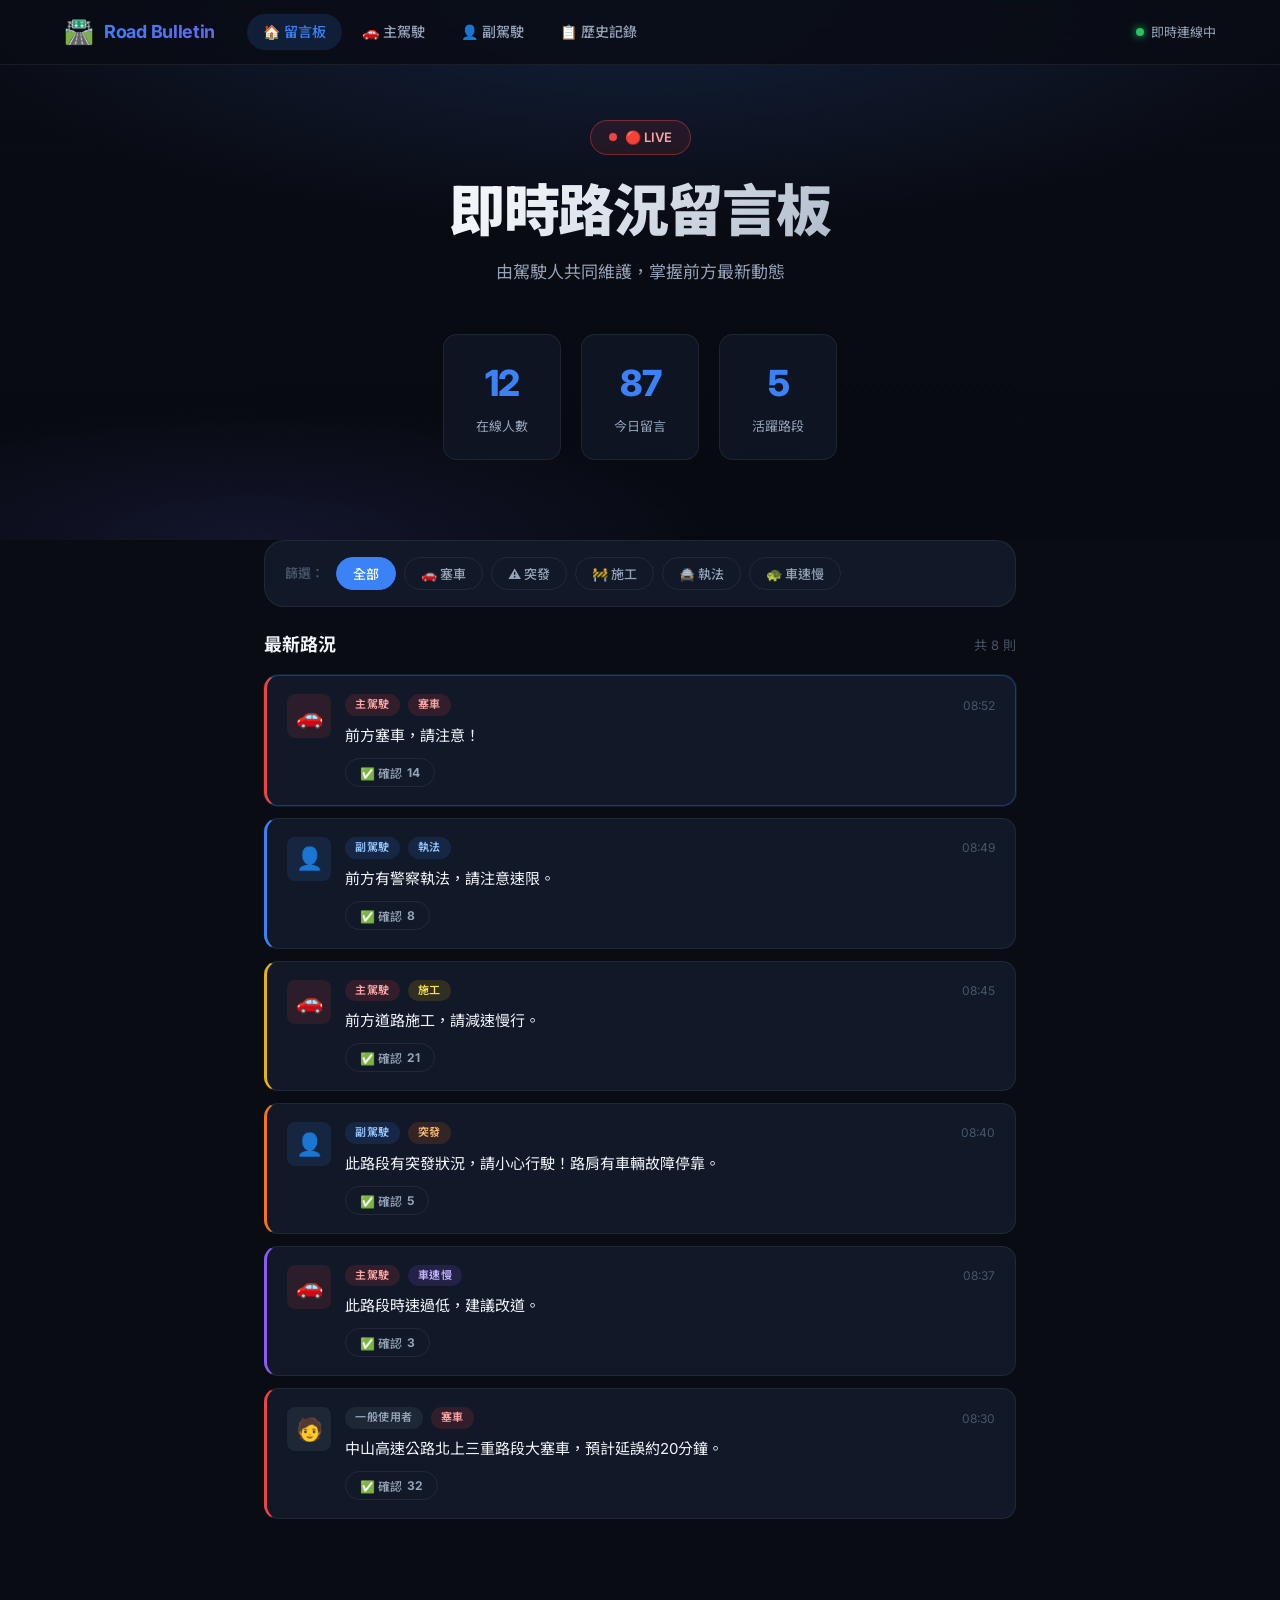
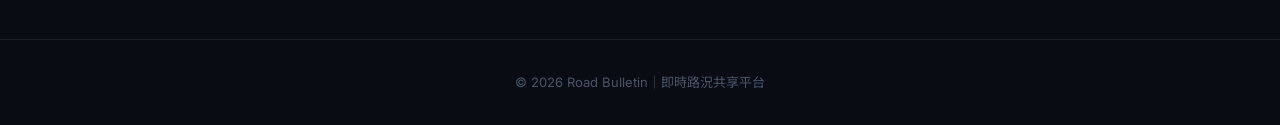
<file: preview/index.html>
<!DOCTYPE html>
<html lang="zh-TW">
<head>
  <meta charset="UTF-8" />
  <meta name="viewport" content="width=device-width, initial-scale=1.0" />
  <title>Road Bulletin — 即時路況留言板</title>
  <link rel="preconnect" href="https://fonts.googleapis.com" />
  <link rel="preconnect" href="https://fonts.gstatic.com" crossorigin />
  <link href="https://fonts.googleapis.com/css2?family=Noto+Sans+TC:wght@300;400;500;700;900&family=Inter:wght@300;400;500;600;700&display=swap" rel="stylesheet" />
  <link rel="stylesheet" href="style.css" />
</head>
<body>

<!-- ====== DANMAKU LAYER ====== -->
<div id="danmaku-layer" aria-hidden="true"></div>

<!-- ====== NAV ====== -->
<nav class="navbar" id="navbar">
  <div class="nav-inner">
    <a href="index.html" class="nav-logo">
      <span class="logo-icon">🛣️</span>
      <span class="logo-text">Road Bulletin</span>
    </a>
    <ul class="nav-links" id="nav-links">
      <li><a href="index.html" class="nav-link active" id="nav-home">🏠 留言板</a></li>
      <li><a href="driver.html" class="nav-link" id="nav-driver">🚗 主駕駛</a></li>
      <li><a href="passenger.html" class="nav-link" id="nav-passenger">👤 副駕駛</a></li>
      <li><a href="history.html" class="nav-link" id="nav-history">📋 歷史記錄</a></li>
    </ul>
    <div class="nav-status">
      <span class="status-dot live"></span>
      <span class="status-text">即時連線中</span>
    </div>
  </div>
</nav>

<!-- ====== HERO ====== -->
<header class="hero" id="hero">
  <div class="hero-bg"></div>
  <div class="hero-content">
    <div class="hero-badge">
      <span class="pulse-ring"></span>
      <span>🔴 LIVE</span>
    </div>
    <h1 class="hero-title">即時路況留言板</h1>
    <p class="hero-subtitle">由駕駛人共同維護，掌握前方最新動態</p>
    <div class="hero-stats">
      <div class="stat-card" id="stat-online">
        <span class="stat-num">12</span>
        <span class="stat-label">在線人數</span>
      </div>
      <div class="stat-card" id="stat-today">
        <span class="stat-num">87</span>
        <span class="stat-label">今日留言</span>
      </div>
      <div class="stat-card" id="stat-active">
        <span class="stat-num">5</span>
        <span class="stat-label">活躍路段</span>
      </div>
    </div>
  </div>
</header>

<!-- ====== MAIN ====== -->
<main class="main-container" id="main">

  <!-- Filter Bar -->
  <section class="filter-bar" id="filter-bar" aria-label="留言篩選">
    <span class="filter-label">篩選：</span>
    <div class="filter-chips">
      <button class="chip active" id="chip-all" data-filter="all">全部</button>
      <button class="chip traffic" id="chip-traffic" data-filter="traffic">🚗 塞車</button>
      <button class="chip incident" id="chip-incident" data-filter="incident">⚠️ 突發</button>
      <button class="chip construction" id="chip-construction" data-filter="construction">🚧 施工</button>
      <button class="chip police" id="chip-police" data-filter="police">🚔 執法</button>
      <button class="chip slow" id="chip-slow" data-filter="slow">🐢 車速慢</button>
    </div>
  </section>

  <!-- Message Feed -->
  <section class="feed-section" id="feed-section" aria-label="即時留言串">
    <div class="feed-header">
      <h2 class="feed-title">最新路況</h2>
      <span class="feed-count" id="feed-count">共 8 則</span>
    </div>

    <div class="feed" id="feed">

      <article class="message-card new-msg" id="msg-1" data-type="traffic">
        <div class="msg-avatar driver">🚗</div>
        <div class="msg-body">
          <div class="msg-meta">
            <span class="msg-role driver-badge">主駕駛</span>
            <span class="msg-type-tag traffic">塞車</span>
            <time class="msg-time">08:52</time>
          </div>
          <p class="msg-content">前方塞車，請注意！</p>
          <div class="msg-footer">
            <button class="confirm-btn" id="confirm-1">✅ 確認 <span class="confirm-count">14</span></button>
          </div>
        </div>
      </article>

      <article class="message-card" id="msg-2" data-type="police">
        <div class="msg-avatar passenger">👤</div>
        <div class="msg-body">
          <div class="msg-meta">
            <span class="msg-role passenger-badge">副駕駛</span>
            <span class="msg-type-tag police">執法</span>
            <time class="msg-time">08:49</time>
          </div>
          <p class="msg-content">前方有警察執法，請注意速限。</p>
          <div class="msg-footer">
            <button class="confirm-btn" id="confirm-2">✅ 確認 <span class="confirm-count">8</span></button>
          </div>
        </div>
      </article>

      <article class="message-card" id="msg-3" data-type="construction">
        <div class="msg-avatar driver">🚗</div>
        <div class="msg-body">
          <div class="msg-meta">
            <span class="msg-role driver-badge">主駕駛</span>
            <span class="msg-type-tag construction">施工</span>
            <time class="msg-time">08:45</time>
          </div>
          <p class="msg-content">前方道路施工，請減速慢行。</p>
          <div class="msg-footer">
            <button class="confirm-btn" id="confirm-3">✅ 確認 <span class="confirm-count">21</span></button>
          </div>
        </div>
      </article>

      <article class="message-card" id="msg-4" data-type="incident">
        <div class="msg-avatar passenger">👤</div>
        <div class="msg-body">
          <div class="msg-meta">
            <span class="msg-role passenger-badge">副駕駛</span>
            <span class="msg-type-tag incident">突發</span>
            <time class="msg-time">08:40</time>
          </div>
          <p class="msg-content">此路段有突發狀況，請小心行駛！路肩有車輛故障停靠。</p>
          <div class="msg-footer">
            <button class="confirm-btn" id="confirm-4">✅ 確認 <span class="confirm-count">5</span></button>
          </div>
        </div>
      </article>

      <article class="message-card" id="msg-5" data-type="slow">
        <div class="msg-avatar driver">🚗</div>
        <div class="msg-body">
          <div class="msg-meta">
            <span class="msg-role driver-badge">主駕駛</span>
            <span class="msg-type-tag slow">車速慢</span>
            <time class="msg-time">08:37</time>
          </div>
          <p class="msg-content">此路段時速過低，建議改道。</p>
          <div class="msg-footer">
            <button class="confirm-btn" id="confirm-5">✅ 確認 <span class="confirm-count">3</span></button>
          </div>
        </div>
      </article>

      <article class="message-card" id="msg-6" data-type="traffic">
        <div class="msg-avatar user">🧑</div>
        <div class="msg-body">
          <div class="msg-meta">
            <span class="msg-role user-badge">一般使用者</span>
            <span class="msg-type-tag traffic">塞車</span>
            <time class="msg-time">08:30</time>
          </div>
          <p class="msg-content">中山高速公路北上三重路段大塞車，預計延誤約20分鐘。</p>
          <div class="msg-footer">
            <button class="confirm-btn" id="confirm-6">✅ 確認 <span class="confirm-count">32</span></button>
          </div>
        </div>
      </article>

    </div>
  </section>
</main>

<!-- ====== FOOTER ====== -->
<footer class="footer" id="footer">
  <p>© 2026 Road Bulletin｜即時路況共享平台</p>
</footer>

<script src="app.js"></script>
</body>
</html>
</file>
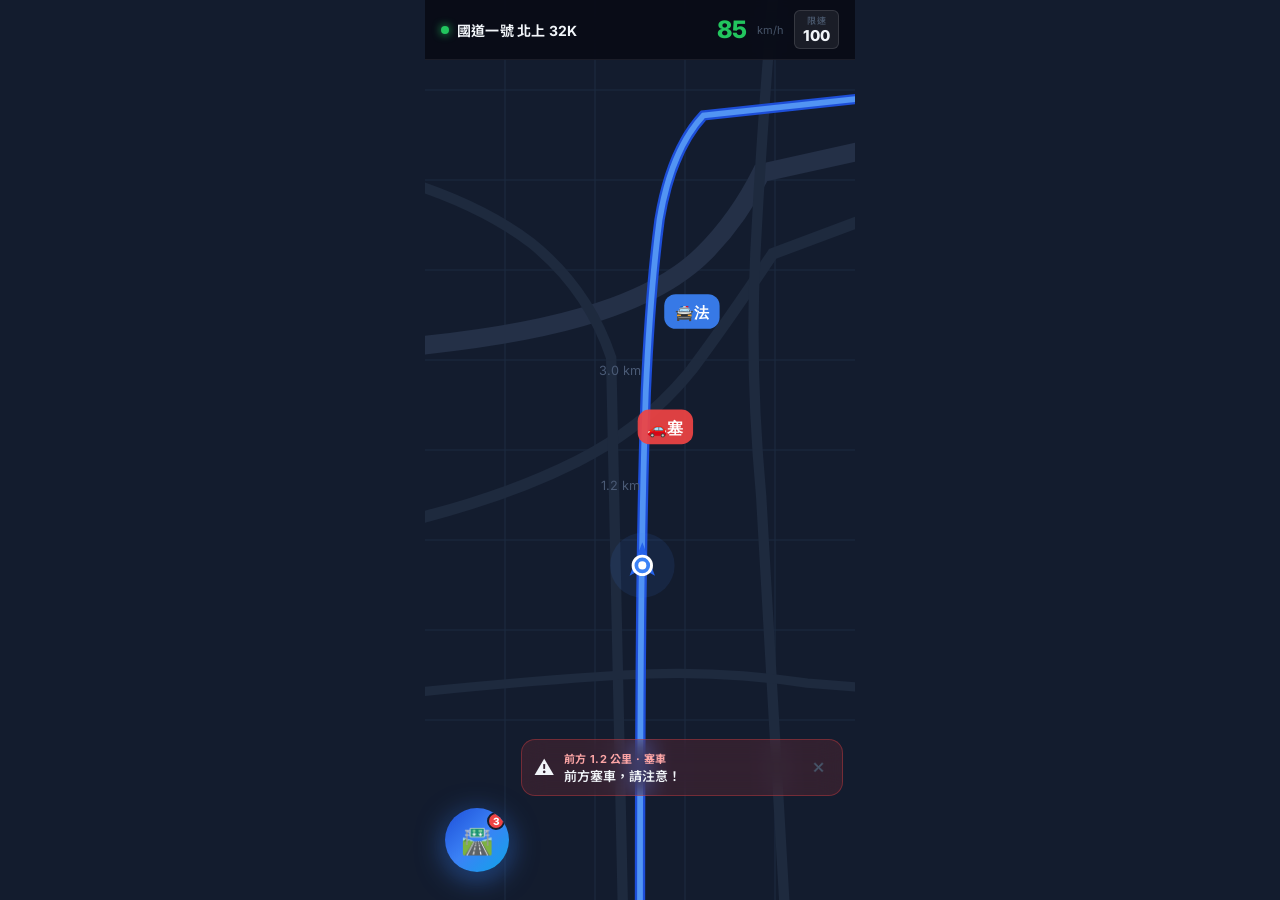
<file: preview/app.html>
<!DOCTYPE html>
<html lang="zh-TW">
<head>
  <meta charset="UTF-8"/>
  <meta name="viewport" content="width=device-width,initial-scale=1.0,maximum-scale=1.0,user-scalable=no"/>
  <meta name="apple-mobile-web-app-capable" content="yes"/>
  <title>Road Bulletin</title>
  <link rel="preconnect" href="https://fonts.googleapis.com"/>
  <link href="https://fonts.googleapis.com/css2?family=Noto+Sans+TC:wght@400;500;700;900&family=Inter:wght@400;500;600;700;800&display=swap" rel="stylesheet"/>
  <link rel="stylesheet" href="app.css"/>
</head>
<body>

<!-- ===================== MAP（永遠全螢幕背景） ===================== -->
<div id="map-layer">
  <!-- GPS 狀態欄 -->
  <div id="gps-bar">
    <div class="gps-left">
      <span class="gps-dot"></span>
      <span id="gps-road">國道一號 北上 32K</span>
    </div>
    <div class="gps-right">
      <span class="speed-val" id="gps-speed">87</span>
      <span class="speed-unit">km/h</span>
      <div class="limit-box">
        <span class="limit-top">限速</span>
        <span class="limit-num">100</span>
      </div>
    </div>
  </div>

  <!-- 模擬地圖 -->
  <svg id="map-svg" viewBox="0 0 390 780" xmlns="http://www.w3.org/2000/svg" preserveAspectRatio="xMidYMid slice">
    <rect width="390" height="780" fill="#131c2e"/>
    <!-- 格線 -->
    <g stroke="#1d2a40" stroke-width="1">
      <line x1="0" y1="78" x2="390" y2="78"/><line x1="0" y1="156" x2="390" y2="156"/>
      <line x1="0" y1="234" x2="390" y2="234"/><line x1="0" y1="312" x2="390" y2="312"/>
      <line x1="0" y1="390" x2="390" y2="390"/><line x1="0" y1="468" x2="390" y2="468"/>
      <line x1="0" y1="546" x2="390" y2="546"/><line x1="0" y1="624" x2="390" y2="624"/>
      <line x1="78" y1="0" x2="78" y2="780"/><line x1="156" y1="0" x2="156" y2="780"/>
      <line x1="234" y1="0" x2="234" y2="780"/><line x1="312" y1="0" x2="312" y2="780"/>
    </g>
    <!-- 次要道路 -->
    <path d="M0,300 Q100,290 160,270 Q220,250 250,220 Q280,190 300,150 L390,130" stroke="#243047" stroke-width="16" fill="none" stroke-linecap="round"/>
    <path d="M0,450 Q80,430 140,400 Q200,370 240,320 Q270,280 310,220 L390,190" stroke="#1e2a3e" stroke-width="10" fill="none" stroke-linecap="round"/>
    <path d="M0,160 Q60,180 100,210 Q150,250 170,310 L180,780" stroke="#1e2a3e" stroke-width="9" fill="none" stroke-linecap="round"/>
    <path d="M310,0 Q300,120 295,220 Q290,320 300,430 L320,780" stroke="#1e2a3e" stroke-width="9" fill="none" stroke-linecap="round"/>
    <path d="M0,600 Q100,590 180,585 Q260,580 340,592 L390,596" stroke="#1e2a3e" stroke-width="8" fill="none" stroke-linecap="round"/>
    <!-- 導航路線（藍色） -->
    <path d="M195,780 Q195,650 196,540 Q197,430 200,340 Q204,250 212,190 Q222,130 250,100 L390,85" stroke="#1d4ed8" stroke-width="9" fill="none" stroke-linecap="round"/>
    <path d="M195,780 Q195,650 196,540 Q197,430 200,340 Q204,250 212,190 Q222,130 250,100 L390,85" stroke="#60a5fa" stroke-width="5" fill="none" stroke-linecap="round" opacity="0.8"/>
    <!-- GPS 位置針 -->
    <g id="gps-pin" transform="translate(197,490)">
      <circle r="28" fill="rgba(59,130,246,0.1)" class="acc-ring"/>
      <path d="M0,-20 L-11,9 L0,3 L11,9 Z" fill="#2563eb"/>
      <circle r="8" fill="#3b82f6" stroke="white" stroke-width="2.5"/>
      <circle r="3.5" fill="white"/>
    </g>
    <!-- 路況標示 -->
    <g transform="translate(217,370)">
      <rect x="-24" y="-15" width="48" height="30" rx="10" fill="rgba(239,68,68,0.92)"/>
      <text x="0" y="6" text-anchor="middle" font-size="14" font-family="Inter,sans-serif" fill="white" font-weight="800">🚗塞</text>
    </g>
    <g transform="translate(240,270)">
      <rect x="-24" y="-15" width="48" height="30" rx="10" fill="rgba(59,130,246,0.92)"/>
      <text x="0" y="6" text-anchor="middle" font-size="13" font-family="Inter,sans-serif" fill="white" font-weight="800">🚔法</text>
    </g>
    <!-- 距離刻度 -->
    <text x="178" y="425" text-anchor="middle" font-size="11" font-family="Inter" fill="#4a5a75">1.2 km</text>
    <text x="178" y="325" text-anchor="middle" font-size="11" font-family="Inter" fill="#4a5a75">3.0 km</text>
  </svg>

  <!-- 地圖上的即時通知（從右滑入） -->
  <div id="map-toasts"></div>

  <!-- 前方路況橫幅 -->
  <div id="ahead-banner" class="banner-traffic">
    <span class="banner-icon">⚠️</span>
    <div class="banner-text">
      <span class="banner-label">前方 1.2 公里 · 塞車</span>
      <span class="banner-sub">前方塞車，請注意！</span>
    </div>
    <button id="ahead-close" class="banner-close">✕</button>
  </div>
</div>

<!-- ===================== FAB 浮動按鈕 ===================== -->
<div id="fab" class="is-ball" id="fab">

  <!-- 球形狀態 -->
  <div id="ball-view">
    <div class="ball-ring"></div>
    <span class="ball-icon">🛣️</span>
    <span class="ball-badge" id="ball-badge">3</span>
  </div>

  <!-- 展開面板狀態 -->
  <div id="panel-view">

    <!-- 面板頂部 -->
    <div id="panel-header">
      <div class="ph-left">
        <span class="ph-logo">🛣️</span>
        <div class="ph-info">
          <span class="ph-title">Road Bulletin</span>
          <span class="ph-gps" id="ph-gps">國道一號 北上 · <b id="ph-speed">87</b> km/h</span>
        </div>
      </div>
      <button id="btn-close" aria-label="關閉">
        <svg width="20" height="20" viewBox="0 0 20 20" fill="none">
          <path d="M5 5L15 15M15 5L5 15" stroke="currentColor" stroke-width="2" stroke-linecap="round"/>
        </svg>
      </button>
    </div>

    <!-- Tab Bar -->
    <nav id="tabs">
      <button class="tab active" data-tab="bulletin" id="tab-bulletin">
        <span>📡</span><span>路況</span>
        <span class="tab-dot" id="tab-dot-bulletin">3</span>
      </button>
      <button class="tab" data-tab="report" id="tab-report">
        <span>🚗</span><span>回報</span>
      </button>
      <button class="tab" data-tab="input" id="tab-input">
        <span>✍️</span><span>輸入</span>
      </button>
      <button class="tab" data-tab="history" id="tab-history">
        <span>📋</span><span>歷史</span>
      </button>
    </nav>

    <!-- Tab 內容 -->
    <div id="tab-body">

      <!-- ── 路況 ── -->
      <div class="tab-pane active" id="pane-bulletin">
        <div class="pane-toolbar">
          <div class="filter-chips">
            <button class="chip active" data-f="all">全部</button>
            <button class="chip" data-f="traffic">🚗塞車</button>
            <button class="chip" data-f="incident">⚠️突發</button>
            <button class="chip" data-f="construction">🚧施工</button>
            <button class="chip" data-f="police">🚔執法</button>
          </div>
        </div>
        <div class="msg-list" id="msg-list">
          <div class="msg-card new" data-type="traffic">
            <div class="mc-accent traffic"></div>
            <div class="mc-icon traffic">🚗</div>
            <div class="mc-body">
              <div class="mc-top"><span class="mc-tag traffic">塞車</span><span class="mc-dist">前方 1.2 km</span><span class="mc-time">08:52</span></div>
              <p class="mc-text">前方塞車，請注意！</p>
              <div class="mc-foot"><button class="mc-confirm" id="m1">✅ 確認 <b>14</b></button><span class="mc-role dr">主駕駛</span></div>
            </div>
          </div>
          <div class="msg-card" data-type="police">
            <div class="mc-accent police"></div>
            <div class="mc-icon police">🚔</div>
            <div class="mc-body">
              <div class="mc-top"><span class="mc-tag police">執法</span><span class="mc-dist">前方 2.8 km</span><span class="mc-time">08:49</span></div>
              <p class="mc-text">前方有警察執法，請注意速限。</p>
              <div class="mc-foot"><button class="mc-confirm" id="m2">✅ 確認 <b>8</b></button><span class="mc-role ps">副駕駛</span></div>
            </div>
          </div>
          <div class="msg-card" data-type="construction">
            <div class="mc-accent construction"></div>
            <div class="mc-icon construction">🚧</div>
            <div class="mc-body">
              <div class="mc-top"><span class="mc-tag construction">施工</span><span class="mc-dist">前方 4.1 km</span><span class="mc-time">08:45</span></div>
              <p class="mc-text">前方道路施工，請減速慢行。</p>
              <div class="mc-foot"><button class="mc-confirm" id="m3">✅ 確認 <b>21</b></button><span class="mc-role dr">主駕駛</span></div>
            </div>
          </div>
          <div class="msg-card" data-type="incident">
            <div class="mc-accent incident"></div>
            <div class="mc-icon incident">⚠️</div>
            <div class="mc-body">
              <div class="mc-top"><span class="mc-tag incident">突發</span><span class="mc-dist">前方 6.5 km</span><span class="mc-time">08:40</span></div>
              <p class="mc-text">此路段有突發狀況，路肩有車輛故障。</p>
              <div class="mc-foot"><button class="mc-confirm" id="m4">✅ 確認 <b>5</b></button><span class="mc-role ps">副駕駛</span></div>
            </div>
          </div>
        </div>
      </div>

      <!-- ── 回報（主駕駛大按鈕） ── -->
      <div class="tab-pane" id="pane-report">
        <div class="pane-toolbar">
          <span class="pane-label">一鍵快速回報</span>
          <span class="cd-info">還可發 <b id="cd-left">3</b> 則</span>
        </div>
        <div class="quick-grid">
          <button class="qbtn t-traffic"      data-type="traffic"      data-msg="前方塞車，請注意！" id="qb1"><span>🚗</span><span>前方塞車</span></button>
          <button class="qbtn t-incident"     data-type="incident"     data-msg="此路段有突發狀況，請小心行駛！" id="qb2"><span>⚠️</span><span>突發狀況</span></button>
          <button class="qbtn t-slow"         data-type="slow"         data-msg="此路段時速過低，建議改道。" id="qb3"><span>🐢</span><span>車速過慢</span></button>
          <button class="qbtn t-construction" data-type="construction" data-msg="前方道路施工，請減速慢行。" id="qb4"><span>🚧</span><span>道路施工</span></button>
          <button class="qbtn t-police full"  data-type="police"       data-msg="前方有警察執法，請注意速限。" id="qb5"><span>🚔</span><span>警察執法</span></button>
        </div>
      </div>

      <!-- ── 輸入（副駕駛） ── -->
      <div class="tab-pane" id="pane-input">
        <div class="pane-toolbar">
          <span class="pane-label">發送路況留言</span>
          <span class="char-count" id="char-cnt">0/100</span>
        </div>
        <div class="type-chips">
          <button class="tchip active" data-t="traffic">🚗 塞車</button>
          <button class="tchip" data-t="incident">⚠️ 突發</button>
          <button class="tchip" data-t="construction">🚧 施工</button>
          <button class="tchip" data-t="police">🚔 執法</button>
          <button class="tchip" data-t="slow">🐢 慢</button>
        </div>
        <textarea id="msg-input" placeholder="描述路況（最多 100 字）…" maxlength="100"></textarea>
        <div class="input-actions">
          <button class="btn-sec" id="btn-clear">清除</button>
          <button class="btn-pri" id="btn-send">🚀 發送</button>
        </div>
      </div>

      <!-- ── 歷史 ── -->
      <div class="tab-pane" id="pane-history">
        <div class="pane-toolbar"><span class="pane-label">過去 24 小時</span><span class="cd-info">共 <b>87</b> 則</span></div>
        <div class="hist-list" id="hist-list">
          <div class="hi"><span class="hd traffic"></span><div class="hb"><div class="ht"><span class="htag traffic">🚗 塞車</span><span class="hdist">前方 1.2 km</span><span class="htime">08:52</span></div><p class="hmsg">前方塞車，請注意！</p></div></div>
          <div class="hi"><span class="hd police"></span><div class="hb"><div class="ht"><span class="htag police">🚔 執法</span><span class="hdist">前方 2.8 km</span><span class="htime">08:49</span></div><p class="hmsg">前方有警察執法，請注意速限。</p></div></div>
          <div class="hi"><span class="hd construction"></span><div class="hb"><div class="ht"><span class="htag construction">🚧 施工</span><span class="hdist">前方 4.1 km</span><span class="htime">08:45</span></div><p class="hmsg">前方道路施工，請減速慢行。</p></div></div>
          <div class="hi"><span class="hd incident"></span><div class="hb"><div class="ht"><span class="htag incident">⚠️ 突發</span><span class="hdist">前方 6.5 km</span><span class="htime">08:40</span></div><p class="hmsg">此路段有突發狀況，路肩有車輛故障。</p></div></div>
          <div class="hi"><span class="hd traffic"></span><div class="hb"><div class="ht"><span class="htag traffic">🐢 慢</span><span class="hdist">前方 8.0 km</span><span class="htime">08:37</span></div><p class="hmsg">此路段時速過低，建議改道。</p></div></div>
        </div>
      </div>

    </div><!-- /#tab-body -->

    <!-- 滑動提示 -->
    <div id="swipe-hint">← 往左下滑動以收起</div>

  </div><!-- /#panel-view -->
</div><!-- /#fab -->

<!-- 全域提示 Toast -->
<div id="g-toast" class="g-toast hidden"></div>

<script src="app.js"></script>
</body>
</html>
</file>
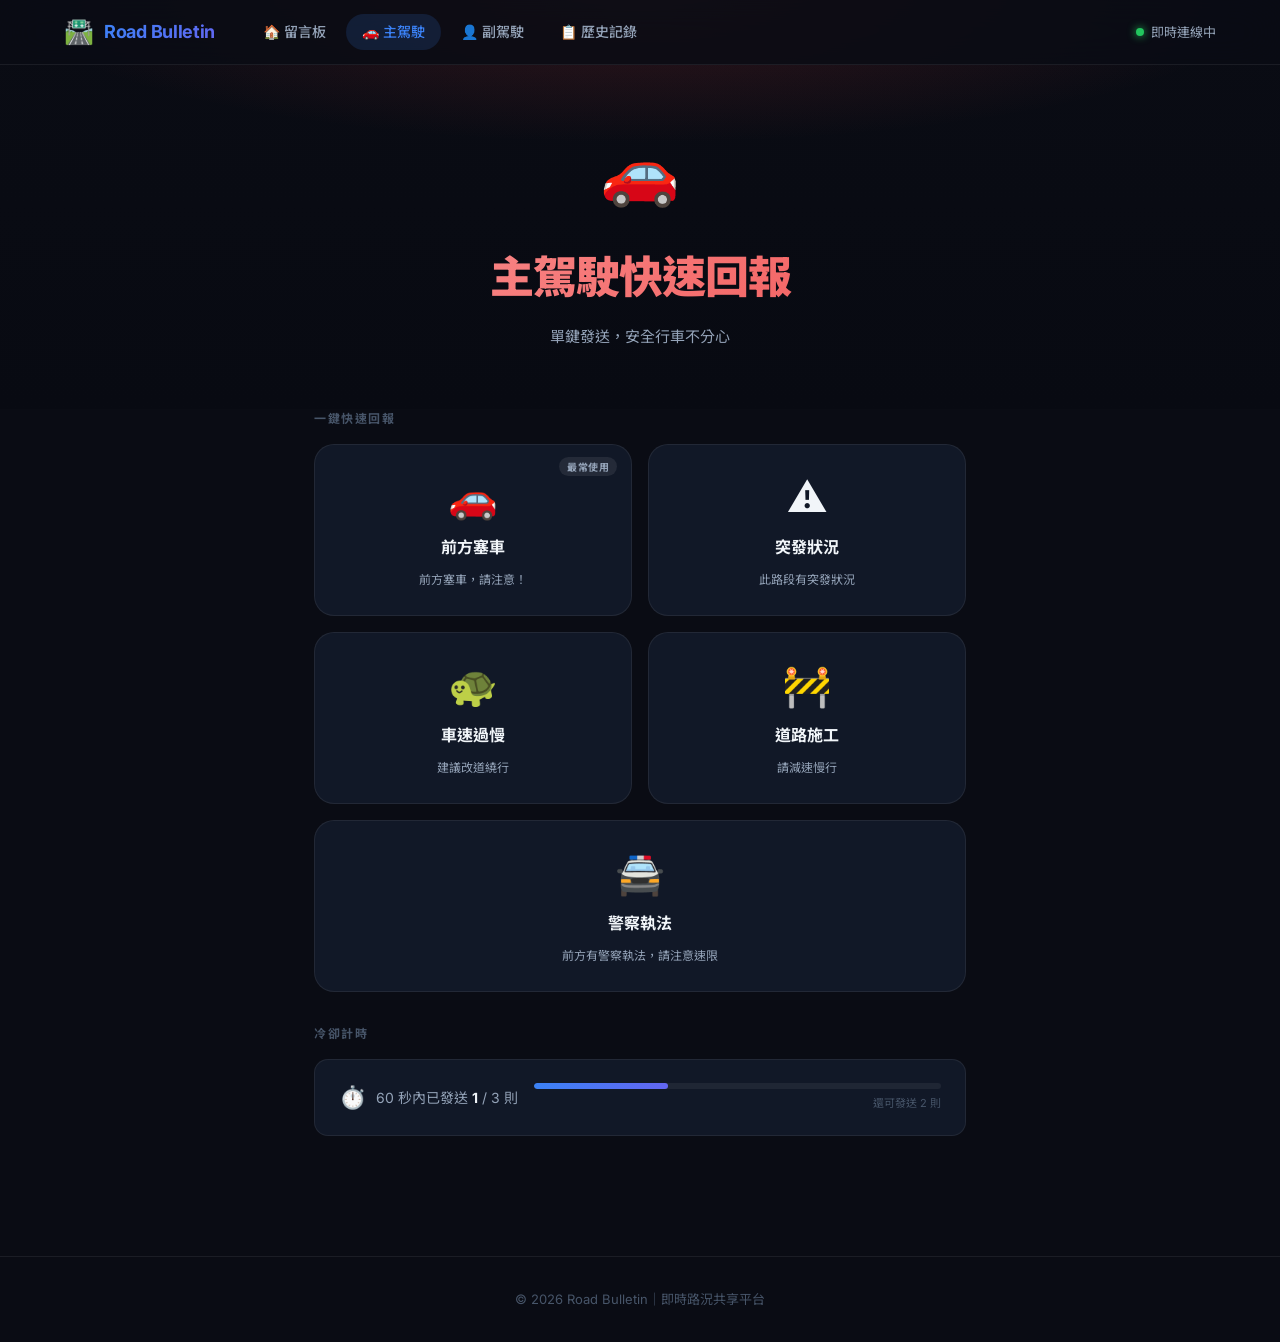
<file: preview/driver.html>
<!DOCTYPE html>
<html lang="zh-TW">
<head>
  <meta charset="UTF-8" />
  <meta name="viewport" content="width=device-width, initial-scale=1.0" />
  <title>主駕駛快速回報 — Road Bulletin</title>
  <link rel="preconnect" href="https://fonts.googleapis.com" />
  <link rel="preconnect" href="https://fonts.gstatic.com" crossorigin />
  <link href="https://fonts.googleapis.com/css2?family=Noto+Sans+TC:wght@300;400;500;700;900&family=Inter:wght@300;400;500;600;700&display=swap" rel="stylesheet" />
  <link rel="stylesheet" href="style.css" />
  <style>
    /* --- Driver Page Extras --- */
    .driver-hero {
      padding: 120px 24px 60px;
      text-align: center;
      background:
        radial-gradient(ellipse 70% 50% at 50% 0%, rgba(239,68,68,0.18) 0%, transparent 70%),
        linear-gradient(180deg, #0a0c14 0%, #080a12 100%);
    }
    .driver-hero-icon { font-size: 64px; margin-bottom: 20px; display: block; }
    .driver-hero-title {
      font-size: clamp(28px, 4vw, 44px);
      font-weight: 900;
      letter-spacing: -1px;
      margin-bottom: 12px;
      background: linear-gradient(135deg, #fca5a5, #ef4444);
      -webkit-background-clip: text;
      -webkit-text-fill-color: transparent;
      background-clip: text;
    }
    .driver-hero-sub { color: var(--text-secondary); font-size: 15px; }

    .quick-section {
      max-width: 700px;
      margin: 0 auto;
      padding: 0 24px 80px;
    }

    .section-label {
      font-size: 12px;
      font-weight: 700;
      letter-spacing: 1.5px;
      color: var(--text-muted);
      text-transform: uppercase;
      margin-bottom: 16px;
    }

    .quick-grid {
      display: grid;
      grid-template-columns: 1fr 1fr;
      gap: 16px;
      margin-bottom: 32px;
    }
    @media (max-width: 500px) { .quick-grid { grid-template-columns: 1fr; } }

    .quick-btn {
      display: flex;
      flex-direction: column;
      align-items: center;
      justify-content: center;
      gap: 12px;
      padding: 28px 20px;
      background: var(--bg-card);
      border: 1.5px solid var(--border);
      border-radius: var(--radius-lg);
      cursor: pointer;
      transition: all 0.25s;
      font-family: var(--font-sans);
      color: var(--text-primary);
      position: relative;
      overflow: hidden;
    }
    .quick-btn::before {
      content: '';
      position: absolute;
      inset: 0;
      background: var(--btn-color, transparent);
      opacity: 0;
      transition: opacity 0.25s;
    }
    .quick-btn:hover::before { opacity: 0.08; }
    .quick-btn:hover {
      border-color: var(--btn-color, rgba(255,255,255,0.2));
      transform: translateY(-3px);
      box-shadow: 0 8px 32px rgba(0,0,0,0.4);
    }
    .quick-btn:active { transform: translateY(-1px) scale(0.98); }
    .quick-btn.sending {
      pointer-events: none;
    }
    .quick-btn-icon { font-size: 40px; position: relative; z-index: 1; }
    .quick-btn-label {
      font-size: 16px;
      font-weight: 700;
      position: relative;
      z-index: 1;
    }
    .quick-btn-sub {
      font-size: 12px;
      color: var(--text-secondary);
      position: relative;
      z-index: 1;
    }
    .quick-btn-badge {
      position: absolute;
      top: 12px; right: 14px;
      font-size: 10px;
      font-weight: 700;
      padding: 2px 8px;
      border-radius: var(--radius-pill);
      background: rgba(255,255,255,0.08);
      color: var(--text-secondary);
      letter-spacing: 0.5px;
    }

    /* btn colors */
    #btn-traffic  { --btn-color: var(--traffic); }
    #btn-incident { --btn-color: var(--incident); }
    #btn-slow     { --btn-color: var(--slow); }
    #btn-construction { --btn-color: var(--construction); }
    #btn-police   { --btn-color: var(--police); }

    /* cooldown bar */
    .cooldown-panel {
      background: var(--bg-card);
      border: 1px solid var(--border);
      border-radius: var(--radius-md);
      padding: 20px 24px;
      display: flex;
      align-items: center;
      justify-content: space-between;
      gap: 16px;
      flex-wrap: wrap;
    }
    .cooldown-info { display: flex; align-items: center; gap: 10px; }
    .cooldown-icon { font-size: 22px; }
    .cooldown-text { font-size: 14px; color: var(--text-secondary); }
    .cooldown-text strong { color: var(--text-primary); }

    .cooldown-bar-wrap {
      flex: 1;
      min-width: 200px;
    }
    .cooldown-bar-track {
      height: 6px;
      background: rgba(255,255,255,0.06);
      border-radius: var(--radius-pill);
      overflow: hidden;
    }
    .cooldown-bar-fill {
      height: 100%;
      width: 33%;
      background: linear-gradient(90deg, var(--accent), var(--accent-2));
      border-radius: var(--radius-pill);
      transition: width 0.5s ease;
    }
    .cooldown-label {
      font-size: 11px;
      color: var(--text-muted);
      margin-top: 6px;
      text-align: right;
    }

    /* toast */
    .toast-container {
      position: fixed;
      bottom: 32px; left: 50%;
      transform: translateX(-50%);
      z-index: 5000;
      display: flex;
      flex-direction: column;
      gap: 10px;
      pointer-events: none;
    }
    .toast {
      padding: 12px 24px;
      border-radius: var(--radius-pill);
      background: rgba(17,24,39,0.92);
      border: 1px solid rgba(255,255,255,0.1);
      backdrop-filter: blur(16px);
      font-size: 14px;
      font-weight: 600;
      color: var(--text-primary);
      white-space: nowrap;
      animation: toast-in 0.35s ease both, toast-out 0.35s ease 2.2s both;
    }
    @keyframes toast-in  { from { opacity:0; transform:translateY(16px); } to { opacity:1; transform:none; } }
    @keyframes toast-out { to   { opacity:0; transform:translateY(-8px); } }
  </style>
</head>
<body>

<div id="danmaku-layer" aria-hidden="true"></div>

<nav class="navbar" id="navbar">
  <div class="nav-inner">
    <a href="index.html" class="nav-logo">
      <span class="logo-icon">🛣️</span>
      <span class="logo-text">Road Bulletin</span>
    </a>
    <ul class="nav-links">
      <li><a href="index.html" class="nav-link" id="nav-home">🏠 留言板</a></li>
      <li><a href="driver.html" class="nav-link active">🚗 主駕駛</a></li>
      <li><a href="passenger.html" class="nav-link">👤 副駕駛</a></li>
      <li><a href="history.html" class="nav-link">📋 歷史記錄</a></li>
    </ul>
    <div class="nav-status">
      <span class="status-dot live"></span>
      <span class="status-text">即時連線中</span>
    </div>
  </div>
</nav>

<div class="driver-hero">
  <span class="driver-hero-icon">🚗</span>
  <h1 class="driver-hero-title">主駕駛快速回報</h1>
  <p class="driver-hero-sub">單鍵發送，安全行車不分心</p>
</div>

<main class="quick-section" id="main">
  <p class="section-label">一鍵快速回報</p>

  <div class="quick-grid">
    <button class="quick-btn" id="btn-traffic" data-msg="前方塞車，請注意！" data-type="traffic">
      <span class="quick-btn-badge">最常使用</span>
      <span class="quick-btn-icon">🚗</span>
      <span class="quick-btn-label">前方塞車</span>
      <span class="quick-btn-sub">前方塞車，請注意！</span>
    </button>

    <button class="quick-btn" id="btn-incident" data-msg="此路段有突發狀況，請小心行駛！" data-type="incident">
      <span class="quick-btn-icon">⚠️</span>
      <span class="quick-btn-label">突發狀況</span>
      <span class="quick-btn-sub">此路段有突發狀況</span>
    </button>

    <button class="quick-btn" id="btn-slow" data-msg="此路段時速過低，建議改道。" data-type="slow">
      <span class="quick-btn-icon">🐢</span>
      <span class="quick-btn-label">車速過慢</span>
      <span class="quick-btn-sub">建議改道繞行</span>
    </button>

    <button class="quick-btn" id="btn-construction" data-msg="前方道路施工，請減速慢行。" data-type="construction">
      <span class="quick-btn-icon">🚧</span>
      <span class="quick-btn-label">道路施工</span>
      <span class="quick-btn-sub">請減速慢行</span>
    </button>

    <button class="quick-btn" id="btn-police" data-msg="前方有警察執法，請注意速限。" data-type="police" style="grid-column: 1 / -1;">
      <span class="quick-btn-icon">🚔</span>
      <span class="quick-btn-label">警察執法</span>
      <span class="quick-btn-sub">前方有警察執法，請注意速限</span>
    </button>
  </div>

  <p class="section-label">冷卻計時</p>
  <div class="cooldown-panel">
    <div class="cooldown-info">
      <span class="cooldown-icon">⏱️</span>
      <div class="cooldown-text">
        60 秒內已發送 <strong id="sent-count">1</strong> / 3 則
      </div>
    </div>
    <div class="cooldown-bar-wrap">
      <div class="cooldown-bar-track">
        <div class="cooldown-bar-fill" id="cooldown-bar" style="width: 33%;"></div>
      </div>
      <div class="cooldown-label" id="cooldown-label">還可發送 2 則</div>
    </div>
  </div>
</main>

<div class="toast-container" id="toast-container"></div>
<footer class="footer">© 2026 Road Bulletin｜即時路況共享平台</footer>

<script src="app.js"></script>
<script>
  // Driver page logic
  let sentCount = 1;
  const sentCountEl = document.getElementById('sent-count');
  const cooldownBar = document.getElementById('cooldown-bar');
  const cooldownLabel = document.getElementById('cooldown-label');
  const toastContainer = document.getElementById('toast-container');

  function showToast(msg) {
    const t = document.createElement('div');
    t.className = 'toast';
    t.textContent = msg;
    toastContainer.appendChild(t);
    setTimeout(() => t.remove(), 2700);
  }

  function updateCooldown() {
    sentCountEl.textContent = sentCount;
    const pct = (sentCount / 3) * 100;
    cooldownBar.style.width = pct + '%';
    if (sentCount >= 3) {
      cooldownLabel.textContent = '已達上限，請稍後再試';
      cooldownBar.style.background = 'var(--traffic)';
    } else {
      cooldownLabel.textContent = `還可發送 ${3 - sentCount} 則`;
    }
  }

  document.querySelectorAll('.quick-btn').forEach(btn => {
    btn.addEventListener('click', () => {
      if (sentCount >= 3) {
        showToast('⚠️ 60 秒內已達上限，請稍後再試');
        return;
      }
      sentCount++;
      updateCooldown();
      showToast('✅ 已發送：' + btn.dataset.msg);
      btn.classList.add('sending');
      setTimeout(() => btn.classList.remove('sending'), 1500);
    });
  });
</script>
</body>
</html>
</file>
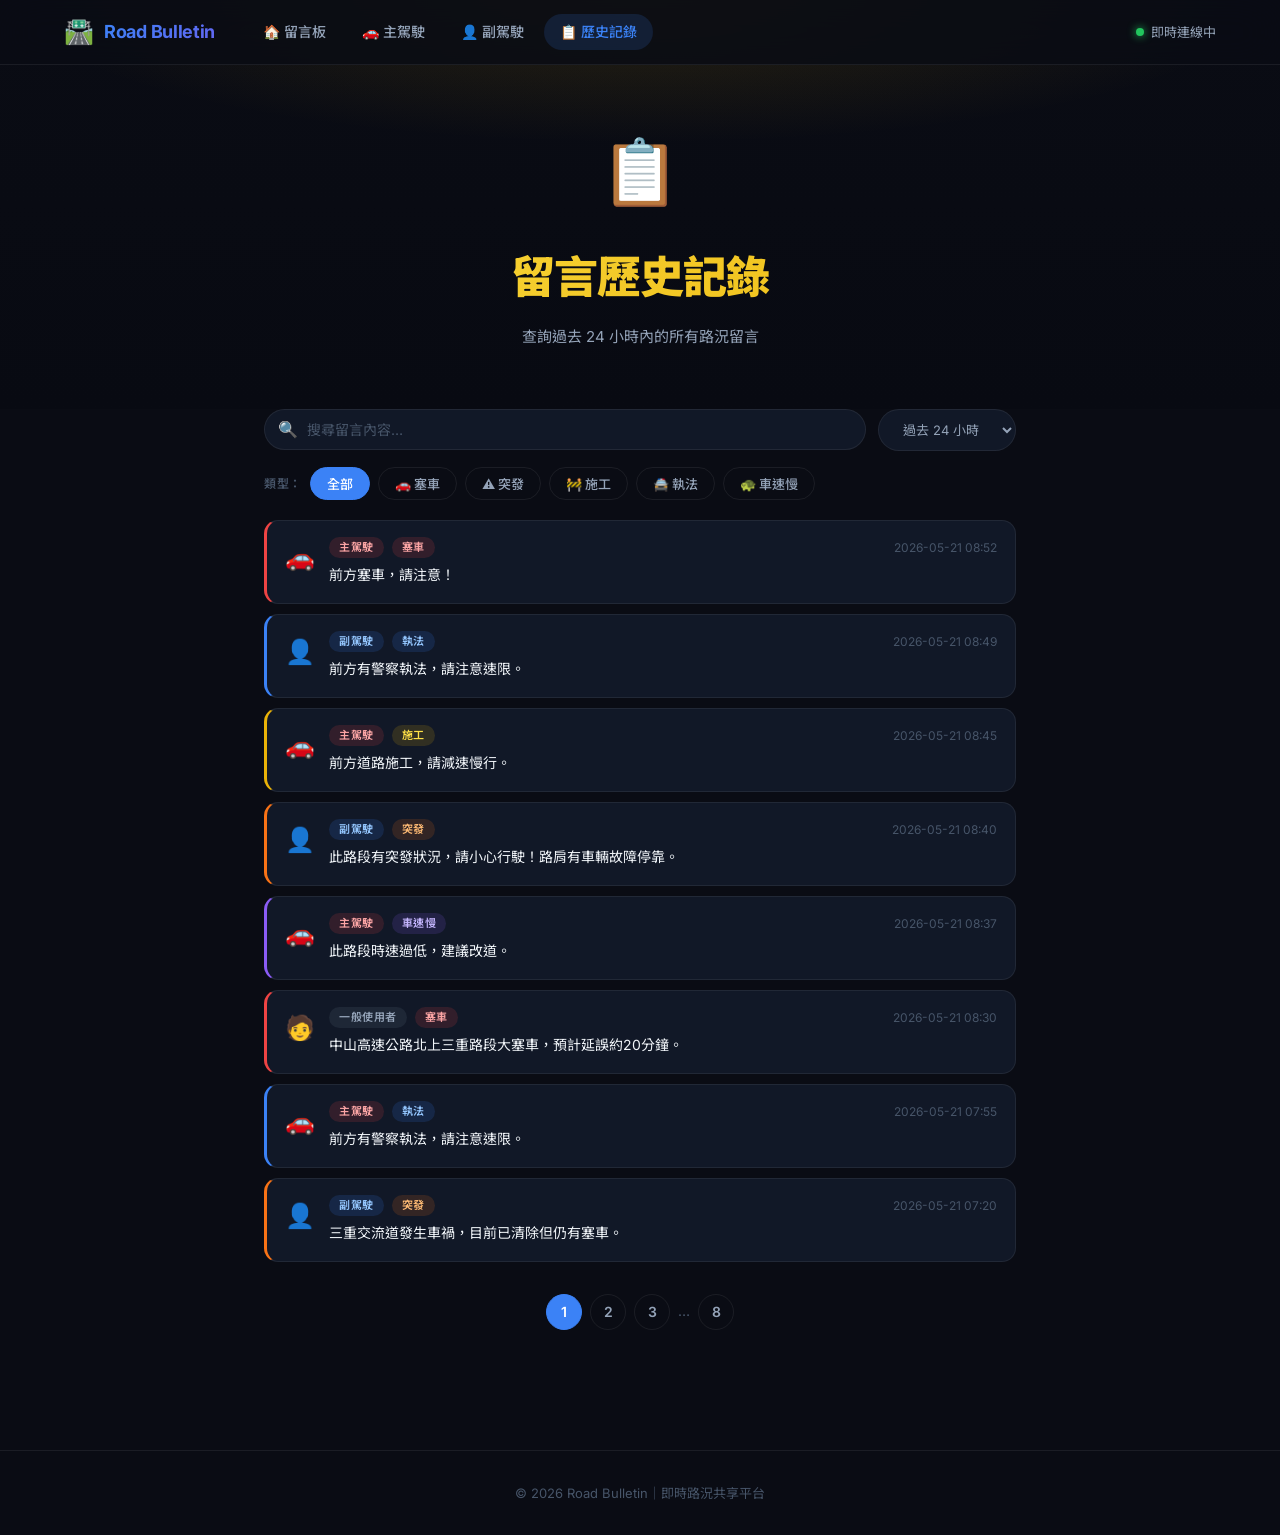
<file: preview/history.html>
<!DOCTYPE html>
<html lang="zh-TW">
<head>
  <meta charset="UTF-8" />
  <meta name="viewport" content="width=device-width, initial-scale=1.0" />
  <title>留言歷史記錄 — Road Bulletin</title>
  <link rel="preconnect" href="https://fonts.googleapis.com" />
  <link rel="preconnect" href="https://fonts.gstatic.com" crossorigin />
  <link href="https://fonts.googleapis.com/css2?family=Noto+Sans+TC:wght@300;400;500;700;900&family=Inter:wght@300;400;500;600;700&display=swap" rel="stylesheet" />
  <link rel="stylesheet" href="style.css" />
  <style>
    .hist-hero {
      padding: 120px 24px 60px;
      text-align: center;
      background:
        radial-gradient(ellipse 70% 50% at 50% 0%, rgba(234,179,8,0.14) 0%, transparent 70%),
        linear-gradient(180deg, #0a0c14 0%, #080a12 100%);
    }
    .hist-hero-icon { font-size: 64px; display: block; margin-bottom: 20px; }
    .hist-hero-title {
      font-size: clamp(28px, 4vw, 44px);
      font-weight: 900;
      letter-spacing: -1px;
      margin-bottom: 12px;
      background: linear-gradient(135deg, #fde047, #eab308);
      -webkit-background-clip: text;
      -webkit-text-fill-color: transparent;
      background-clip: text;
    }
    .hist-hero-sub { color: var(--text-secondary); font-size: 15px; }

    .hist-main {
      max-width: 800px;
      margin: 0 auto;
      padding: 0 24px 80px;
    }

    /* Search / filter bar */
    .hist-search-bar {
      display: flex;
      gap: 12px;
      margin-bottom: 16px;
      flex-wrap: wrap;
    }
    .search-input-wrap {
      flex: 1;
      position: relative;
      min-width: 200px;
    }
    .search-icon {
      position: absolute;
      left: 14px; top: 50%;
      transform: translateY(-50%);
      font-size: 16px;
      pointer-events: none;
    }
    .search-input {
      width: 100%;
      padding: 11px 16px 11px 42px;
      border-radius: var(--radius-pill);
      border: 1px solid var(--border);
      background: var(--bg-card);
      color: var(--text-primary);
      font-size: 14px;
      font-family: var(--font-sans);
      outline: none;
      transition: border-color 0.2s;
    }
    .search-input:focus { border-color: var(--accent); }
    .search-input::placeholder { color: var(--text-muted); }

    .time-select {
      padding: 11px 20px;
      border-radius: var(--radius-pill);
      border: 1px solid var(--border);
      background: var(--bg-card);
      color: var(--text-secondary);
      font-size: 13px;
      font-family: var(--font-sans);
      outline: none;
      cursor: pointer;
    }
    .time-select:focus { border-color: var(--accent); }

    .hist-filter-row {
      display: flex;
      gap: 8px;
      margin-bottom: 20px;
      flex-wrap: wrap;
      align-items: center;
    }
    .hist-filter-label { font-size: 12px; color: var(--text-muted); font-weight: 600; letter-spacing: 0.5px; }

    /* History table / list */
    .hist-list { display: flex; flex-direction: column; gap: 10px; }

    .hist-card {
      display: flex;
      align-items: flex-start;
      gap: 14px;
      padding: 16px 18px;
      background: var(--bg-card);
      border: 1px solid var(--border);
      border-radius: var(--radius-md);
      transition: all 0.2s;
      animation: slide-in 0.35s ease both;
    }
    .hist-card:hover {
      background: var(--bg-card-hover);
      border-color: rgba(255,255,255,0.1);
    }
    .hist-card[data-type="traffic"]      { border-left: 3px solid var(--traffic); }
    .hist-card[data-type="incident"]     { border-left: 3px solid var(--incident); }
    .hist-card[data-type="construction"] { border-left: 3px solid var(--construction); }
    .hist-card[data-type="police"]       { border-left: 3px solid var(--police); }
    .hist-card[data-type="slow"]         { border-left: 3px solid var(--slow); }

    .hist-avatar { font-size: 24px; flex-shrink: 0; margin-top: 2px; }
    .hist-body { flex: 1; min-width: 0; }
    .hist-meta {
      display: flex;
      align-items: center;
      gap: 8px;
      margin-bottom: 6px;
      flex-wrap: wrap;
    }
    .hist-time-full {
      font-size: 12px;
      color: var(--text-muted);
      margin-left: auto;
      white-space: nowrap;
    }
    .hist-content {
      font-size: 14px;
      color: var(--text-primary);
    }

    /* Pagination */
    .pagination {
      display: flex;
      justify-content: center;
      align-items: center;
      gap: 8px;
      margin-top: 32px;
    }
    .page-btn {
      width: 36px; height: 36px;
      border-radius: 50%;
      border: 1px solid var(--border);
      background: transparent;
      color: var(--text-secondary);
      font-size: 14px;
      font-weight: 600;
      cursor: pointer;
      font-family: var(--font-sans);
      transition: all 0.2s;
      display: flex; align-items: center; justify-content: center;
    }
    .page-btn:hover { color: var(--text-primary); border-color: rgba(255,255,255,0.2); }
    .page-btn.active { background: var(--accent); border-color: var(--accent); color: #fff; }
    .page-ellipsis { color: var(--text-muted); font-size: 14px; }
  </style>
</head>
<body>

<div id="danmaku-layer" aria-hidden="true"></div>

<nav class="navbar" id="navbar">
  <div class="nav-inner">
    <a href="index.html" class="nav-logo">
      <span class="logo-icon">🛣️</span>
      <span class="logo-text">Road Bulletin</span>
    </a>
    <ul class="nav-links">
      <li><a href="index.html" class="nav-link">🏠 留言板</a></li>
      <li><a href="driver.html" class="nav-link">🚗 主駕駛</a></li>
      <li><a href="passenger.html" class="nav-link">👤 副駕駛</a></li>
      <li><a href="history.html" class="nav-link active">📋 歷史記錄</a></li>
    </ul>
    <div class="nav-status">
      <span class="status-dot live"></span>
      <span class="status-text">即時連線中</span>
    </div>
  </div>
</nav>

<div class="hist-hero">
  <span class="hist-hero-icon">📋</span>
  <h1 class="hist-hero-title">留言歷史記錄</h1>
  <p class="hist-hero-sub">查詢過去 24 小時內的所有路況留言</p>
</div>

<main class="hist-main" id="main">

  <div class="hist-search-bar">
    <div class="search-input-wrap">
      <span class="search-icon">🔍</span>
      <input type="text" class="search-input" id="search-input" placeholder="搜尋留言內容…" />
    </div>
    <select class="time-select" id="time-select">
      <option value="24">過去 24 小時</option>
      <option value="12">過去 12 小時</option>
      <option value="6">過去 6 小時</option>
      <option value="1">過去 1 小時</option>
    </select>
  </div>

  <div class="hist-filter-row">
    <span class="hist-filter-label">類型：</span>
    <div class="filter-chips">
      <button class="chip active" data-filter="all">全部</button>
      <button class="chip traffic"      data-filter="traffic">🚗 塞車</button>
      <button class="chip incident"     data-filter="incident">⚠️ 突發</button>
      <button class="chip construction" data-filter="construction">🚧 施工</button>
      <button class="chip police"       data-filter="police">🚔 執法</button>
      <button class="chip slow"         data-filter="slow">🐢 車速慢</button>
    </div>
  </div>

  <div class="hist-list" id="hist-list">

    <div class="hist-card" data-type="traffic">
      <span class="hist-avatar">🚗</span>
      <div class="hist-body">
        <div class="hist-meta">
          <span class="msg-role driver-badge">主駕駛</span>
          <span class="msg-type-tag traffic">塞車</span>
          <span class="hist-time-full">2026-05-21 08:52</span>
        </div>
        <div class="hist-content">前方塞車，請注意！</div>
      </div>
    </div>

    <div class="hist-card" data-type="police">
      <span class="hist-avatar">👤</span>
      <div class="hist-body">
        <div class="hist-meta">
          <span class="msg-role passenger-badge">副駕駛</span>
          <span class="msg-type-tag police">執法</span>
          <span class="hist-time-full">2026-05-21 08:49</span>
        </div>
        <div class="hist-content">前方有警察執法，請注意速限。</div>
      </div>
    </div>

    <div class="hist-card" data-type="construction">
      <span class="hist-avatar">🚗</span>
      <div class="hist-body">
        <div class="hist-meta">
          <span class="msg-role driver-badge">主駕駛</span>
          <span class="msg-type-tag construction">施工</span>
          <span class="hist-time-full">2026-05-21 08:45</span>
        </div>
        <div class="hist-content">前方道路施工，請減速慢行。</div>
      </div>
    </div>

    <div class="hist-card" data-type="incident">
      <span class="hist-avatar">👤</span>
      <div class="hist-body">
        <div class="hist-meta">
          <span class="msg-role passenger-badge">副駕駛</span>
          <span class="msg-type-tag incident">突發</span>
          <span class="hist-time-full">2026-05-21 08:40</span>
        </div>
        <div class="hist-content">此路段有突發狀況，請小心行駛！路肩有車輛故障停靠。</div>
      </div>
    </div>

    <div class="hist-card" data-type="slow">
      <span class="hist-avatar">🚗</span>
      <div class="hist-body">
        <div class="hist-meta">
          <span class="msg-role driver-badge">主駕駛</span>
          <span class="msg-type-tag slow">車速慢</span>
          <span class="hist-time-full">2026-05-21 08:37</span>
        </div>
        <div class="hist-content">此路段時速過低，建議改道。</div>
      </div>
    </div>

    <div class="hist-card" data-type="traffic">
      <span class="hist-avatar">🧑</span>
      <div class="hist-body">
        <div class="hist-meta">
          <span class="msg-role user-badge">一般使用者</span>
          <span class="msg-type-tag traffic">塞車</span>
          <span class="hist-time-full">2026-05-21 08:30</span>
        </div>
        <div class="hist-content">中山高速公路北上三重路段大塞車，預計延誤約20分鐘。</div>
      </div>
    </div>

    <div class="hist-card" data-type="police">
      <span class="hist-avatar">🚗</span>
      <div class="hist-body">
        <div class="hist-meta">
          <span class="msg-role driver-badge">主駕駛</span>
          <span class="msg-type-tag police">執法</span>
          <span class="hist-time-full">2026-05-21 07:55</span>
        </div>
        <div class="hist-content">前方有警察執法，請注意速限。</div>
      </div>
    </div>

    <div class="hist-card" data-type="incident">
      <span class="hist-avatar">👤</span>
      <div class="hist-body">
        <div class="hist-meta">
          <span class="msg-role passenger-badge">副駕駛</span>
          <span class="msg-type-tag incident">突發</span>
          <span class="hist-time-full">2026-05-21 07:20</span>
        </div>
        <div class="hist-content">三重交流道發生車禍，目前已清除但仍有塞車。</div>
      </div>
    </div>

  </div>

  <div class="pagination">
    <button class="page-btn active" id="page-1">1</button>
    <button class="page-btn" id="page-2">2</button>
    <button class="page-btn" id="page-3">3</button>
    <span class="page-ellipsis">…</span>
    <button class="page-btn" id="page-last">8</button>
  </div>

</main>

<footer class="footer">© 2026 Road Bulletin｜即時路況共享平台</footer>

<script src="app.js"></script>
<script>
  // History filter chips
  document.querySelectorAll('.chip').forEach(chip => {
    chip.addEventListener('click', () => {
      document.querySelectorAll('.chip').forEach(c => c.classList.remove('active'));
      chip.classList.add('active');
      const filter = chip.dataset.filter;
      document.querySelectorAll('.hist-card').forEach(card => {
        card.style.display = (filter === 'all' || card.dataset.type === filter) ? 'flex' : 'none';
      });
    });
  });

  // Search
  document.getElementById('search-input').addEventListener('input', function() {
    const q = this.value.toLowerCase();
    document.querySelectorAll('.hist-card').forEach(card => {
      const text = card.querySelector('.hist-content').textContent.toLowerCase();
      card.style.display = text.includes(q) ? 'flex' : 'none';
    });
  });

  // Pagination (visual only)
  document.querySelectorAll('.page-btn').forEach(btn => {
    btn.addEventListener('click', () => {
      document.querySelectorAll('.page-btn').forEach(b => b.classList.remove('active'));
      btn.classList.add('active');
    });
  });
</script>
</body>
</html>
</file>
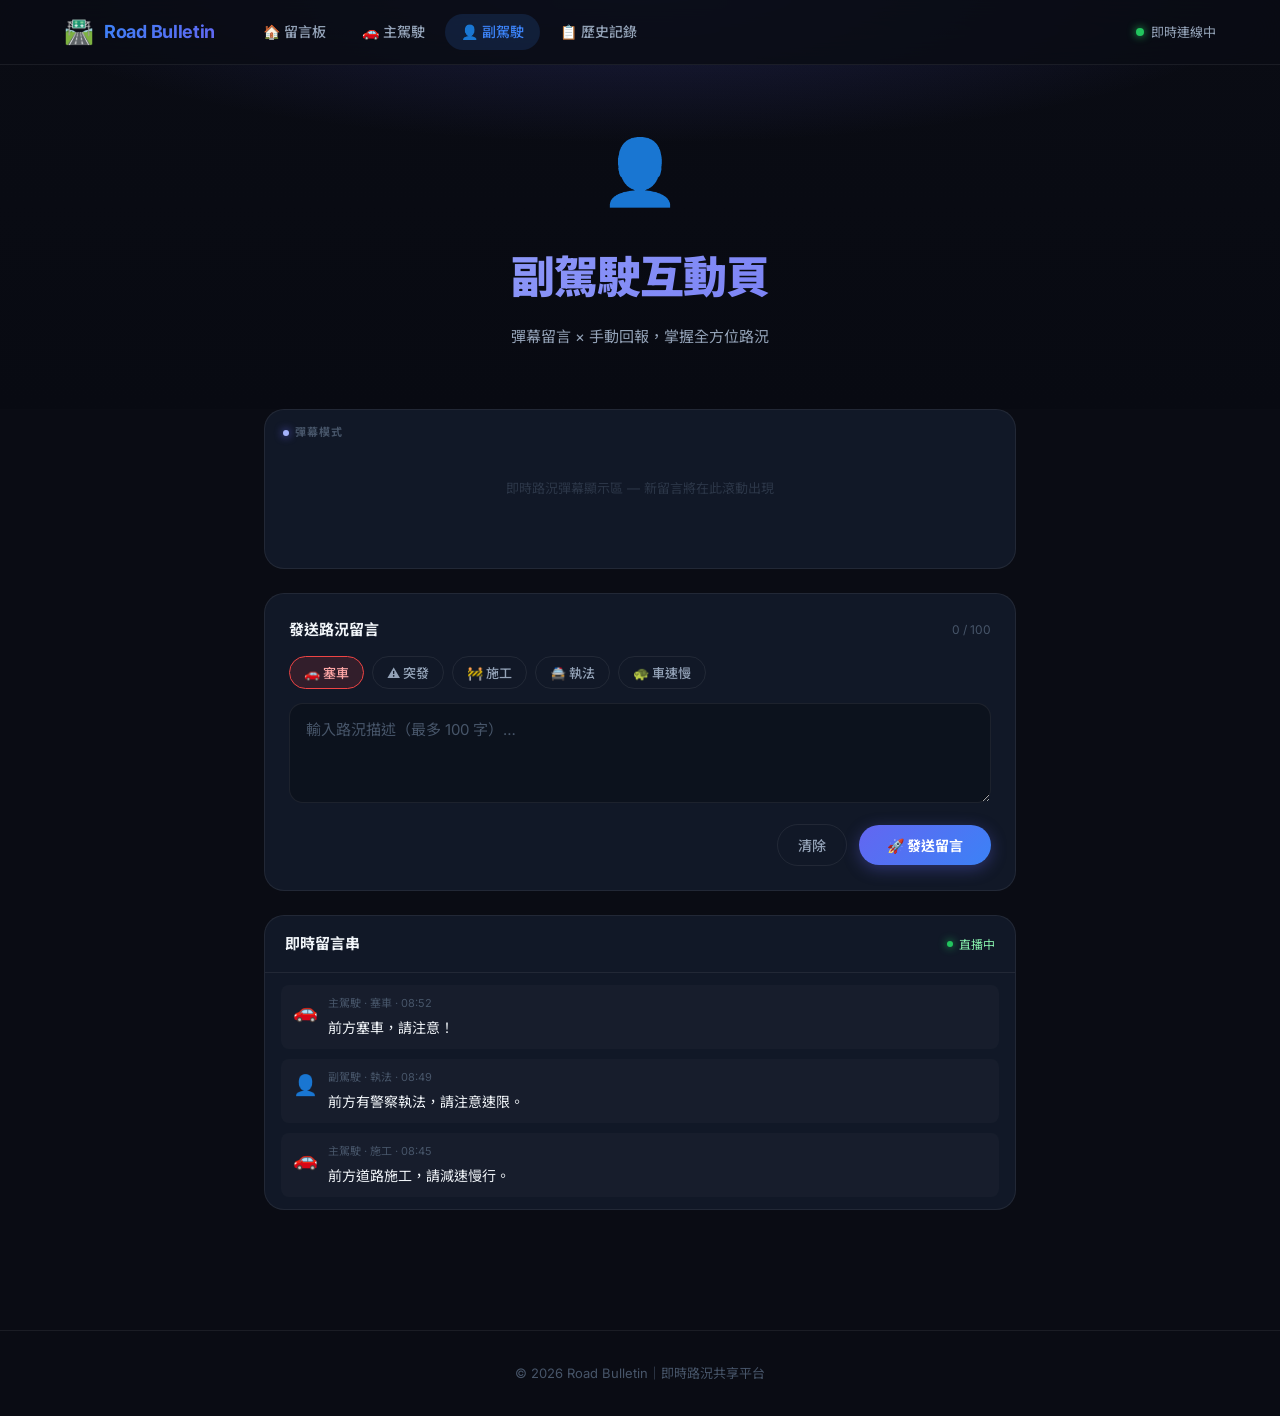
<file: preview/passenger.html>
<!DOCTYPE html>
<html lang="zh-TW">
<head>
  <meta charset="UTF-8" />
  <meta name="viewport" content="width=device-width, initial-scale=1.0" />
  <title>副駕駛互動頁 — Road Bulletin</title>
  <link rel="preconnect" href="https://fonts.googleapis.com" />
  <link rel="preconnect" href="https://fonts.gstatic.com" crossorigin />
  <link href="https://fonts.googleapis.com/css2?family=Noto+Sans+TC:wght@300;400;500;700;900&family=Inter:wght@300;400;500;600;700&display=swap" rel="stylesheet" />
  <link rel="stylesheet" href="style.css" />
  <style>
    .pass-hero {
      padding: 120px 24px 60px;
      text-align: center;
      background:
        radial-gradient(ellipse 70% 50% at 50% 0%, rgba(99,102,241,0.2) 0%, transparent 70%),
        linear-gradient(180deg, #0a0c14 0%, #080a12 100%);
    }
    .pass-hero-icon { font-size: 64px; display: block; margin-bottom: 20px; }
    .pass-hero-title {
      font-size: clamp(28px, 4vw, 44px);
      font-weight: 900;
      letter-spacing: -1px;
      margin-bottom: 12px;
      background: linear-gradient(135deg, #a5b4fc, #6366f1);
      -webkit-background-clip: text;
      -webkit-text-fill-color: transparent;
      background-clip: text;
    }
    .pass-hero-sub { color: var(--text-secondary); font-size: 15px; }

    .pass-main {
      max-width: 800px;
      margin: 0 auto;
      padding: 0 24px 80px;
    }

    /* Danmaku Display Panel */
    .danmaku-panel {
      position: relative;
      height: 160px;
      background: var(--bg-card);
      border: 1px solid var(--border);
      border-radius: var(--radius-lg);
      margin-bottom: 24px;
      overflow: hidden;
    }
    .danmaku-label {
      position: absolute;
      top: 14px; left: 18px;
      font-size: 11px;
      font-weight: 700;
      letter-spacing: 1px;
      color: var(--text-muted);
      text-transform: uppercase;
      z-index: 2;
      display: flex; align-items: center; gap: 6px;
    }
    .danmaku-label-dot {
      width: 6px; height: 6px;
      border-radius: 50%;
      background: #a5b4fc;
      box-shadow: 0 0 8px #6366f1;
      animation: blink 1.5s infinite;
    }
    .danmaku-bg-text {
      position: absolute;
      inset: 0;
      display: flex;
      align-items: center;
      justify-content: center;
      font-size: 13px;
      color: var(--text-muted);
      opacity: 0.5;
    }

    /* Input area */
    .input-section {
      background: var(--bg-card);
      border: 1px solid var(--border);
      border-radius: var(--radius-lg);
      padding: 24px;
      margin-bottom: 24px;
    }
    .input-row-top {
      display: flex;
      align-items: center;
      justify-content: space-between;
      margin-bottom: 14px;
    }
    .input-section-label {
      font-size: 15px;
      font-weight: 700;
      color: var(--text-primary);
    }
    .char-count {
      font-size: 12px;
      color: var(--text-muted);
      transition: color 0.2s;
    }
    .char-count.warning { color: var(--traffic); }

    .type-select-row {
      display: flex;
      gap: 8px;
      margin-bottom: 14px;
      flex-wrap: wrap;
    }
    .type-option {
      padding: 6px 14px;
      border-radius: var(--radius-pill);
      border: 1px solid var(--border);
      background: transparent;
      color: var(--text-secondary);
      font-size: 13px;
      font-weight: 500;
      cursor: pointer;
      font-family: var(--font-sans);
      transition: all 0.2s;
    }
    .type-option:hover { color: var(--text-primary); }
    .type-option.sel-traffic      { background: rgba(239,68,68,0.15);   border-color: var(--traffic);   color: #fca5a5; }
    .type-option.sel-incident     { background: rgba(249,115,22,0.15);  border-color: var(--incident);  color: #fdba74; }
    .type-option.sel-construction { background: rgba(234,179,8,0.15);   border-color: var(--construction); color: #fde047; }
    .type-option.sel-police       { background: rgba(59,130,246,0.15);  border-color: var(--police);    color: #93c5fd; }
    .type-option.sel-slow         { background: rgba(139,92,246,0.15);  border-color: var(--slow);      color: #c4b5fd; }

    textarea {
      width: 100%;
      min-height: 100px;
      resize: vertical;
      background: rgba(0,0,0,0.25);
      border: 1.5px solid var(--border);
      border-radius: var(--radius-md);
      color: var(--text-primary);
      font-size: 15px;
      font-family: var(--font-sans);
      padding: 14px 16px;
      line-height: 1.6;
      outline: none;
      transition: border-color 0.2s;
      margin-bottom: 14px;
    }
    textarea:focus { border-color: var(--accent); }
    textarea::placeholder { color: var(--text-muted); }

    .send-row {
      display: flex;
      align-items: center;
      justify-content: flex-end;
      gap: 12px;
    }
    .btn-clear {
      padding: 10px 20px;
      border-radius: var(--radius-pill);
      border: 1px solid var(--border);
      background: transparent;
      color: var(--text-secondary);
      font-size: 14px;
      font-weight: 500;
      cursor: pointer;
      font-family: var(--font-sans);
      transition: all 0.2s;
    }
    .btn-clear:hover { color: var(--text-primary); border-color: rgba(255,255,255,0.2); }
    .btn-send {
      padding: 10px 28px;
      border-radius: var(--radius-pill);
      border: none;
      background: linear-gradient(135deg, var(--accent-2), var(--accent));
      color: #fff;
      font-size: 14px;
      font-weight: 700;
      cursor: pointer;
      font-family: var(--font-sans);
      transition: all 0.25s;
      box-shadow: 0 4px 16px rgba(99,102,241,0.35);
    }
    .btn-send:hover {
      transform: translateY(-2px);
      box-shadow: 0 6px 24px rgba(99,102,241,0.5);
    }
    .btn-send:active { transform: none; }

    /* Mini feed */
    .mini-feed-panel {
      background: var(--bg-card);
      border: 1px solid var(--border);
      border-radius: var(--radius-lg);
      overflow: hidden;
    }
    .mini-feed-header {
      display: flex;
      align-items: center;
      justify-content: space-between;
      padding: 16px 20px;
      border-bottom: 1px solid var(--border);
    }
    .mini-feed-title { font-size: 15px; font-weight: 700; }
    .mini-feed-live {
      display: flex; align-items: center; gap: 6px;
      font-size: 12px; color: #86efac;
    }
    .mini-feed-body { padding: 12px 16px; display: flex; flex-direction: column; gap: 10px; }
    .mini-msg {
      display: flex;
      align-items: flex-start;
      gap: 10px;
      padding: 10px 12px;
      background: rgba(255,255,255,0.025);
      border-radius: var(--radius-sm);
    }
    .mini-avatar { font-size: 20px; flex-shrink: 0; }
    .mini-body { flex: 1; }
    .mini-meta { font-size: 11px; color: var(--text-muted); margin-bottom: 4px; }
    .mini-content { font-size: 14px; color: var(--text-primary); }

    /* toast */
    .toast-container {
      position: fixed;
      bottom: 32px; left: 50%;
      transform: translateX(-50%);
      z-index: 5000;
      pointer-events: none;
    }
    .toast {
      padding: 12px 24px;
      border-radius: var(--radius-pill);
      background: rgba(17,24,39,0.92);
      border: 1px solid rgba(255,255,255,0.1);
      backdrop-filter: blur(16px);
      font-size: 14px;
      font-weight: 600;
      color: var(--text-primary);
      white-space: nowrap;
      animation: toast-in 0.35s ease both, toast-out 0.35s ease 2.2s both;
    }
    @keyframes toast-in  { from { opacity:0; transform:translateY(16px); } to { opacity:1; transform:none; } }
    @keyframes toast-out { to   { opacity:0; transform:translateY(-8px); } }
  </style>
</head>
<body>

<div id="danmaku-layer" aria-hidden="true"></div>

<nav class="navbar" id="navbar">
  <div class="nav-inner">
    <a href="index.html" class="nav-logo">
      <span class="logo-icon">🛣️</span>
      <span class="logo-text">Road Bulletin</span>
    </a>
    <ul class="nav-links">
      <li><a href="index.html" class="nav-link">🏠 留言板</a></li>
      <li><a href="driver.html" class="nav-link">🚗 主駕駛</a></li>
      <li><a href="passenger.html" class="nav-link active">👤 副駕駛</a></li>
      <li><a href="history.html" class="nav-link">📋 歷史記錄</a></li>
    </ul>
    <div class="nav-status">
      <span class="status-dot live"></span>
      <span class="status-text">即時連線中</span>
    </div>
  </div>
</nav>

<div class="pass-hero">
  <span class="pass-hero-icon">👤</span>
  <h1 class="pass-hero-title">副駕駛互動頁</h1>
  <p class="pass-hero-sub">彈幕留言 × 手動回報，掌握全方位路況</p>
</div>

<main class="pass-main" id="main">

  <!-- Danmaku display -->
  <div class="danmaku-panel" id="danmaku-panel">
    <div class="danmaku-label">
      <span class="danmaku-label-dot"></span>
      彈幕模式
    </div>
    <div class="danmaku-bg-text">即時路況彈幕顯示區 — 新留言將在此滾動出現</div>
    <div id="danmaku-layer-panel" style="position:absolute;inset:0;overflow:hidden;pointer-events:none;"></div>
  </div>

  <!-- Input section -->
  <div class="input-section">
    <div class="input-row-top">
      <span class="input-section-label">發送路況留言</span>
      <span class="char-count" id="char-count">0 / 100</span>
    </div>

    <div class="type-select-row">
      <button class="type-option sel-traffic"  id="type-traffic"      data-type="traffic">🚗 塞車</button>
      <button class="type-option"              id="type-incident"     data-type="incident">⚠️ 突發</button>
      <button class="type-option"              id="type-construction" data-type="construction">🚧 施工</button>
      <button class="type-option"              id="type-police"       data-type="police">🚔 執法</button>
      <button class="type-option"              id="type-slow"         data-type="slow">🐢 車速慢</button>
    </div>

    <textarea id="msg-input" placeholder="輸入路況描述（最多 100 字）…" maxlength="100"></textarea>

    <div class="send-row">
      <button class="btn-clear" id="btn-clear">清除</button>
      <button class="btn-send"  id="btn-send">🚀 發送留言</button>
    </div>
  </div>

  <!-- Mini live feed -->
  <div class="mini-feed-panel">
    <div class="mini-feed-header">
      <span class="mini-feed-title">即時留言串</span>
      <span class="mini-feed-live">
        <span class="status-dot live" style="width:6px;height:6px;"></span>
        直播中
      </span>
    </div>
    <div class="mini-feed-body" id="mini-feed">
      <div class="mini-msg">
        <span class="mini-avatar">🚗</span>
        <div class="mini-body">
          <div class="mini-meta">主駕駛 · 塞車 · 08:52</div>
          <div class="mini-content">前方塞車，請注意！</div>
        </div>
      </div>
      <div class="mini-msg">
        <span class="mini-avatar">👤</span>
        <div class="mini-body">
          <div class="mini-meta">副駕駛 · 執法 · 08:49</div>
          <div class="mini-content">前方有警察執法，請注意速限。</div>
        </div>
      </div>
      <div class="mini-msg">
        <span class="mini-avatar">🚗</span>
        <div class="mini-body">
          <div class="mini-meta">主駕駛 · 施工 · 08:45</div>
          <div class="mini-content">前方道路施工，請減速慢行。</div>
        </div>
      </div>
    </div>
  </div>
</main>

<div class="toast-container" id="toast-container"></div>
<footer class="footer">© 2026 Road Bulletin｜即時路況共享平台</footer>

<script src="app.js"></script>
<script>
  // Passenger page logic
  const textarea = document.getElementById('msg-input');
  const charCount = document.getElementById('char-count');
  const btnSend = document.getElementById('btn-send');
  const btnClear = document.getElementById('btn-clear');
  const miniFeed = document.getElementById('mini-feed');
  const toastContainer = document.getElementById('toast-container');
  let selectedType = 'traffic';
  let selectedTypeLabel = '🚗 塞車';

  // Char counter
  textarea.addEventListener('input', () => {
    const len = textarea.value.length;
    charCount.textContent = len + ' / 100';
    charCount.classList.toggle('warning', len >= 90);
  });

  // Type selection
  document.querySelectorAll('.type-option').forEach(btn => {
    btn.addEventListener('click', () => {
      document.querySelectorAll('.type-option').forEach(b => {
        b.className = 'type-option';
      });
      selectedType = btn.dataset.type;
      selectedTypeLabel = btn.textContent;
      btn.classList.add('sel-' + selectedType);
    });
  });

  // Clear
  btnClear.addEventListener('click', () => {
    textarea.value = '';
    charCount.textContent = '0 / 100';
    charCount.classList.remove('warning');
  });

  // Send
  function showToast(msg) {
    const t = document.createElement('div');
    t.className = 'toast';
    t.textContent = msg;
    toastContainer.appendChild(t);
    setTimeout(() => t.remove(), 2700);
  }

  btnSend.addEventListener('click', () => {
    const content = textarea.value.trim();
    if (!content) { showToast('⚠️ 請輸入留言內容'); return; }

    // Add to mini feed
    const now = new Date();
    const timeStr = now.getHours().toString().padStart(2,'0') + ':' + now.getMinutes().toString().padStart(2,'0');
    const item = document.createElement('div');
    item.className = 'mini-msg';
    item.style.animation = 'slide-in 0.4s ease both';
    item.innerHTML = `
      <span class="mini-avatar">👤</span>
      <div class="mini-body">
        <div class="mini-meta">副駕駛 · ${selectedTypeLabel} · ${timeStr}</div>
        <div class="mini-content">${content}</div>
      </div>`;
    miniFeed.prepend(item);

    showToast('✅ 留言已發送！');
    textarea.value = '';
    charCount.textContent = '0 / 100';
    charCount.classList.remove('warning');
  });

  // Panel danmaku
  const panelLayer = document.getElementById('danmaku-layer-panel');
  const msgs = [
    { text: '🚗 前方塞車！', color: '#fca5a5' },
    { text: '🚔 警察執法，注意速限', color: '#93c5fd' },
    { text: '🚧 施工中，減速', color: '#fde047' },
    { text: '⚠️ 突發狀況！', color: '#fdba74' },
    { text: '🐢 車速很慢', color: '#c4b5fd' },
  ];
  let mi = 0;
  function spawnPanel() {
    const el = document.createElement('div');
    el.className = 'danmaku-item';
    el.textContent = msgs[mi % msgs.length].text;
    el.style.color = msgs[mi % msgs.length].color;
    el.style.top = (15 + Math.random() * 55) + '%';
    el.style.right = '-30%';
    panelLayer.appendChild(el);
    el.addEventListener('animationend', () => el.remove());
    mi++;
  }
  setInterval(spawnPanel, 2500);
  setTimeout(spawnPanel, 800);
</script>
</body>
</html>
</file>
<file: preview/style.css>
/* =============================================
   Road Bulletin — Global Stylesheet
   ============================================= */

/* ---------- CSS Variables ---------- */
:root {
  --bg-deep:       #0a0c14;
  --bg-card:       #111827;
  --bg-card-hover: #1a2235;
  --bg-glass:      rgba(17, 24, 39, 0.75);

  --accent:        #3b82f6;
  --accent-glow:   rgba(59, 130, 246, 0.35);
  --accent-2:      #6366f1;

  --traffic:       #ef4444;
  --incident:      #f97316;
  --construction:  #eab308;
  --police:        #3b82f6;
  --slow:          #8b5cf6;

  --text-primary:  #f1f5f9;
  --text-secondary:#94a3b8;
  --text-muted:    #475569;

  --border:        rgba(255, 255, 255, 0.07);
  --border-glow:   rgba(59, 130, 246, 0.4);

  --radius-sm:     8px;
  --radius-md:     14px;
  --radius-lg:     20px;
  --radius-pill:   999px;

  --shadow-card:   0 4px 24px rgba(0,0,0,0.45);
  --shadow-glow:   0 0 24px rgba(59,130,246,0.25);

  --font-sans:     'Inter', 'Noto Sans TC', sans-serif;
}

/* ---------- Reset ---------- */
*, *::before, *::after { box-sizing: border-box; margin: 0; padding: 0; }
html { scroll-behavior: smooth; }
body {
  font-family: var(--font-sans);
  background: var(--bg-deep);
  color: var(--text-primary);
  min-height: 100vh;
  overflow-x: hidden;
  line-height: 1.6;
}

/* ---------- Danmaku Layer ---------- */
#danmaku-layer {
  position: fixed;
  top: 0; left: 0;
  width: 100%; height: 100%;
  pointer-events: none;
  z-index: 9999;
  overflow: hidden;
}
.danmaku-item {
  position: absolute;
  white-space: nowrap;
  font-size: 15px;
  font-weight: 600;
  padding: 4px 14px;
  border-radius: var(--radius-pill);
  background: rgba(0,0,0,0.55);
  border: 1px solid rgba(255,255,255,0.12);
  backdrop-filter: blur(6px);
  animation: danmaku-scroll 8s linear forwards;
  opacity: 0.9;
}
@keyframes danmaku-scroll {
  from { transform: translateX(110vw); }
  to   { transform: translateX(-110%); }
}

/* ---------- Navbar ---------- */
.navbar {
  position: fixed;
  top: 0; left: 0; right: 0;
  z-index: 1000;
  background: rgba(10, 12, 20, 0.85);
  backdrop-filter: blur(20px);
  border-bottom: 1px solid var(--border);
  transition: box-shadow 0.3s;
}
.navbar.scrolled { box-shadow: 0 2px 30px rgba(0,0,0,0.6); }

.nav-inner {
  max-width: 1200px;
  margin: 0 auto;
  padding: 0 24px;
  height: 64px;
  display: flex;
  align-items: center;
  gap: 32px;
}

.nav-logo {
  display: flex;
  align-items: center;
  gap: 10px;
  text-decoration: none;
  flex-shrink: 0;
}
.logo-icon { font-size: 24px; }
.logo-text {
  font-size: 18px;
  font-weight: 700;
  background: linear-gradient(135deg, var(--accent), var(--accent-2));
  -webkit-background-clip: text;
  -webkit-text-fill-color: transparent;
  background-clip: text;
  letter-spacing: -0.3px;
}

.nav-links {
  display: flex;
  list-style: none;
  gap: 4px;
  flex: 1;
}
.nav-link {
  display: block;
  padding: 7px 16px;
  border-radius: var(--radius-pill);
  text-decoration: none;
  font-size: 14px;
  font-weight: 500;
  color: var(--text-secondary);
  transition: all 0.2s;
}
.nav-link:hover, .nav-link.active {
  color: var(--text-primary);
  background: rgba(59, 130, 246, 0.15);
}
.nav-link.active { color: var(--accent); }

.nav-status {
  display: flex;
  align-items: center;
  gap: 7px;
  flex-shrink: 0;
}
.status-dot {
  width: 8px; height: 8px;
  border-radius: 50%;
  background: #22c55e;
  box-shadow: 0 0 8px #22c55e;
  animation: blink 1.6s ease-in-out infinite;
}
@keyframes blink { 0%, 100% { opacity: 1; } 50% { opacity: 0.3; } }
.status-text { font-size: 13px; color: var(--text-secondary); }

/* ---------- Hero ---------- */
.hero {
  position: relative;
  padding: 120px 24px 80px;
  text-align: center;
  overflow: hidden;
}
.hero-bg {
  position: absolute;
  inset: 0;
  background:
    radial-gradient(ellipse 80% 60% at 50% 0%, rgba(59,130,246,0.18) 0%, transparent 70%),
    radial-gradient(ellipse 60% 40% at 20% 100%, rgba(99,102,241,0.12) 0%, transparent 60%),
    linear-gradient(180deg, #0a0c14 0%, #080a12 100%);
}

.hero-content { position: relative; z-index: 1; max-width: 700px; margin: 0 auto; }

.hero-badge {
  display: inline-flex;
  align-items: center;
  gap: 8px;
  padding: 6px 18px;
  border-radius: var(--radius-pill);
  border: 1px solid rgba(239,68,68,0.4);
  background: rgba(239,68,68,0.1);
  font-size: 13px;
  font-weight: 600;
  color: #fca5a5;
  margin-bottom: 24px;
  position: relative;
}
.pulse-ring {
  display: inline-block;
  width: 8px; height: 8px;
  border-radius: 50%;
  background: #ef4444;
  box-shadow: 0 0 0 0 rgba(239,68,68,0.6);
  animation: pulse 1.5s infinite;
}
@keyframes pulse {
  0%   { box-shadow: 0 0 0 0 rgba(239,68,68,0.6); }
  70%  { box-shadow: 0 0 0 8px rgba(239,68,68,0); }
  100% { box-shadow: 0 0 0 0 rgba(239,68,68,0); }
}

.hero-title {
  font-size: clamp(32px, 5vw, 56px);
  font-weight: 900;
  letter-spacing: -1.5px;
  line-height: 1.15;
  margin-bottom: 16px;
  background: linear-gradient(135deg, #f1f5f9 30%, #94a3b8 100%);
  -webkit-background-clip: text;
  -webkit-text-fill-color: transparent;
  background-clip: text;
}

.hero-subtitle {
  font-size: 17px;
  color: var(--text-secondary);
  margin-bottom: 48px;
}

.hero-stats {
  display: flex;
  justify-content: center;
  gap: 20px;
  flex-wrap: wrap;
}
.stat-card {
  background: var(--bg-glass);
  border: 1px solid var(--border);
  backdrop-filter: blur(12px);
  border-radius: var(--radius-md);
  padding: 20px 32px;
  text-align: center;
  transition: all 0.3s;
}
.stat-card:hover {
  border-color: var(--border-glow);
  box-shadow: var(--shadow-glow);
  transform: translateY(-3px);
}
.stat-num {
  display: block;
  font-size: 36px;
  font-weight: 800;
  color: var(--accent);
  letter-spacing: -1px;
}
.stat-label {
  font-size: 13px;
  color: var(--text-secondary);
  margin-top: 4px;
}

/* ---------- Main Container ---------- */
.main-container {
  max-width: 800px;
  margin: 0 auto;
  padding: 0 24px 80px;
}

/* ---------- Filter Bar ---------- */
.filter-bar {
  display: flex;
  align-items: center;
  gap: 12px;
  padding: 16px 20px;
  background: var(--bg-card);
  border: 1px solid var(--border);
  border-radius: var(--radius-lg);
  margin-bottom: 24px;
  flex-wrap: wrap;
}
.filter-label {
  font-size: 13px;
  font-weight: 600;
  color: var(--text-muted);
  flex-shrink: 0;
}
.filter-chips { display: flex; gap: 8px; flex-wrap: wrap; }
.chip {
  padding: 6px 16px;
  border-radius: var(--radius-pill);
  border: 1px solid var(--border);
  background: transparent;
  color: var(--text-secondary);
  font-size: 13px;
  font-weight: 500;
  cursor: pointer;
  transition: all 0.2s;
  font-family: var(--font-sans);
}
.chip:hover { color: var(--text-primary); border-color: rgba(255,255,255,0.2); }
.chip.active { background: var(--accent); border-color: var(--accent); color: #fff; }
.chip.traffic.active  { background: var(--traffic);       border-color: var(--traffic); }
.chip.incident.active { background: var(--incident);      border-color: var(--incident); }
.chip.construction.active { background: var(--construction); border-color: var(--construction); color: #1a1a1a; }
.chip.police.active   { background: var(--police);        border-color: var(--police); }
.chip.slow.active     { background: var(--slow);          border-color: var(--slow); }

/* ---------- Feed ---------- */
.feed-section { }
.feed-header {
  display: flex;
  align-items: center;
  justify-content: space-between;
  margin-bottom: 16px;
}
.feed-title { font-size: 18px; font-weight: 700; }
.feed-count { font-size: 13px; color: var(--text-muted); }

.feed { display: flex; flex-direction: column; gap: 12px; }

.message-card {
  display: flex;
  gap: 14px;
  padding: 18px 20px;
  background: var(--bg-card);
  border: 1px solid var(--border);
  border-radius: var(--radius-md);
  transition: all 0.25s;
  animation: slide-in 0.4s ease both;
}
@keyframes slide-in {
  from { opacity: 0; transform: translateY(16px); }
  to   { opacity: 1; transform: translateY(0); }
}
.message-card:hover {
  background: var(--bg-card-hover);
  border-color: rgba(255,255,255,0.12);
  box-shadow: var(--shadow-card);
}
.message-card.new-msg {
  border-color: rgba(59,130,246,0.35);
  box-shadow: 0 0 0 1px rgba(59,130,246,0.15);
}

/* Left-border accent */
.message-card[data-type="traffic"]      { border-left: 3px solid var(--traffic); }
.message-card[data-type="incident"]     { border-left: 3px solid var(--incident); }
.message-card[data-type="construction"] { border-left: 3px solid var(--construction); }
.message-card[data-type="police"]       { border-left: 3px solid var(--police); }
.message-card[data-type="slow"]         { border-left: 3px solid var(--slow); }

.msg-avatar {
  width: 44px; height: 44px;
  border-radius: var(--radius-sm);
  display: flex; align-items: center; justify-content: center;
  font-size: 22px;
  flex-shrink: 0;
}
.msg-avatar.driver      { background: rgba(239,68,68,0.12); }
.msg-avatar.passenger   { background: rgba(59,130,246,0.12); }
.msg-avatar.user        { background: rgba(148,163,184,0.1); }

.msg-body { flex: 1; min-width: 0; }
.msg-meta {
  display: flex;
  align-items: center;
  gap: 8px;
  margin-bottom: 8px;
  flex-wrap: wrap;
}

.msg-role, .msg-type-tag {
  padding: 2px 10px;
  border-radius: var(--radius-pill);
  font-size: 11px;
  font-weight: 600;
  letter-spacing: 0.5px;
}
.driver-badge    { background: rgba(239,68,68,0.15);  color: #fca5a5; }
.passenger-badge { background: rgba(59,130,246,0.15); color: #93c5fd; }
.user-badge      { background: rgba(148,163,184,0.1); color: var(--text-secondary); }

.msg-type-tag.traffic      { background: rgba(239,68,68,0.15);   color: #fca5a5; }
.msg-type-tag.incident     { background: rgba(249,115,22,0.15);  color: #fdba74; }
.msg-type-tag.construction { background: rgba(234,179,8,0.15);   color: #fde047; }
.msg-type-tag.police       { background: rgba(59,130,246,0.15);  color: #93c5fd; }
.msg-type-tag.slow         { background: rgba(139,92,246,0.15);  color: #c4b5fd; }

.msg-time {
  font-size: 12px;
  color: var(--text-muted);
  margin-left: auto;
}

.msg-content {
  font-size: 15px;
  color: var(--text-primary);
  line-height: 1.6;
  margin-bottom: 10px;
}

.msg-footer { display: flex; align-items: center; gap: 10px; }
.confirm-btn {
  display: inline-flex;
  align-items: center;
  gap: 5px;
  padding: 5px 14px;
  border-radius: var(--radius-pill);
  border: 1px solid var(--border);
  background: transparent;
  color: var(--text-secondary);
  font-size: 12px;
  font-weight: 500;
  cursor: pointer;
  font-family: var(--font-sans);
  transition: all 0.2s;
}
.confirm-btn:hover {
  background: rgba(34,197,94,0.12);
  border-color: rgba(34,197,94,0.3);
  color: #86efac;
}
.confirm-count { font-weight: 700; }

/* ---------- Footer ---------- */
.footer {
  text-align: center;
  padding: 32px 24px;
  font-size: 13px;
  color: var(--text-muted);
  border-top: 1px solid var(--border);
  margin-top: 40px;
}

/* ---------- Scrollbar ---------- */
::-webkit-scrollbar { width: 6px; }
::-webkit-scrollbar-track { background: transparent; }
::-webkit-scrollbar-thumb { background: var(--border); border-radius: 3px; }

/* ---------- Responsive ---------- */
@media (max-width: 600px) {
  .nav-links { display: none; }
  .hero { padding: 100px 16px 60px; }
  .hero-stats { gap: 12px; }
  .stat-card { padding: 14px 20px; }
  .stat-num { font-size: 28px; }
  .main-container { padding: 0 16px 60px; }
  .filter-bar { padding: 12px 14px; }
}
</file>
<file: preview/app.css>
/* =================================================
   Road Bulletin — FAB 氣泡展開樣式
   ================================================= */
:root{
  --bg-map:#131c2e;
  --bg-panel:rgba(11,15,27,0.97);
  --bg-card:rgba(255,255,255,0.045);
  --bg-card-h:rgba(255,255,255,0.08);
  --accent:#3b82f6;
  --traffic:#ef4444;
  --incident:#f97316;
  --construction:#eab308;
  --police:#3b82f6;
  --slow:#8b5cf6;
  --text1:#f1f5f9;
  --text2:#94a3b8;
  --text3:#475569;
  --border:rgba(255,255,255,0.08);
  --r-sm:8px;--r-md:14px;--r-lg:20px;--r-pill:999px;
  --font:'Inter','Noto Sans TC',sans-serif;
  --fab-size:64px;
  --fab-b:28px;--fab-l:20px;
  --panel-h:72vh;
}
*,*::before,*::after{box-sizing:border-box;margin:0;padding:0;}
html,body{height:100%;overflow:hidden;background:var(--bg-map);font-family:var(--font);color:var(--text1);}
body{max-width:430px;margin:0 auto;position:relative;}

/* ── MAP LAYER ── */
#map-layer{position:fixed;inset:0;z-index:1;max-width:430px;left:50%;transform:translateX(-50%);}
#map-svg{position:absolute;inset:0;width:100%;height:100%;}

/* GPS 欄 */
#gps-bar{
  position:absolute;top:0;left:0;right:0;z-index:5;
  display:flex;align-items:center;justify-content:space-between;
  padding:10px 16px 10px;
  background:rgba(8,11,21,0.88);
  backdrop-filter:blur(14px);
  border-bottom:1px solid rgba(255,255,255,0.07);
}
.gps-left{display:flex;align-items:center;gap:8px;}
.gps-dot{width:8px;height:8px;border-radius:50%;background:#22c55e;box-shadow:0 0 8px #22c55e;animation:blink 1.6s infinite;}
@keyframes blink{0%,100%{opacity:1}50%{opacity:.3}}
#gps-road{font-size:14px;font-weight:700;letter-spacing:.2px;}
.gps-right{display:flex;align-items:center;gap:10px;}
.speed-val{font-size:24px;font-weight:800;color:#22c55e;line-height:1;}
.speed-unit{font-size:11px;color:var(--text3);}
.limit-box{display:flex;flex-direction:column;align-items:center;background:rgba(255,255,255,0.07);border:1.5px solid rgba(255,255,255,0.12);border-radius:6px;padding:3px 8px;min-width:44px;}
.limit-top{font-size:9px;color:var(--text3);font-weight:600;letter-spacing:.5px;}
.limit-num{font-size:15px;font-weight:800;line-height:1.2;}

/* GPS 脈衝 */
.acc-ring{animation:acc-pulse 2s ease-in-out infinite;}
@keyframes acc-pulse{0%,100%{r:28;opacity:.1}50%{r:38;opacity:.05}}

/* 地圖 Toasts */
#map-toasts{position:absolute;top:60px;right:10px;display:flex;flex-direction:column;gap:6px;pointer-events:none;z-index:6;}
.map-toast{
  display:flex;align-items:center;gap:6px;
  background:rgba(10,14,26,0.9);border:1px solid rgba(255,255,255,0.1);
  backdrop-filter:blur(10px);border-radius:var(--r-pill);
  padding:6px 14px;font-size:12px;font-weight:600;color:var(--text1);white-space:nowrap;
  animation:mt-in .4s ease both,mt-out .4s ease 3.5s both;
}
@keyframes mt-in{from{opacity:0;transform:translateX(24px)}to{opacity:1;transform:none}}
@keyframes mt-out{to{opacity:0;transform:translateX(24px)}}

/* 前方橫幅 */
#ahead-banner{
  position:absolute;bottom:calc(var(--fab-size) + var(--fab-b) + 12px);left:calc(var(--fab-size) + var(--fab-l) + 12px);right:12px;
  display:flex;align-items:center;gap:10px;
  background:rgba(239,68,68,0.14);border:1px solid rgba(239,68,68,0.35);
  backdrop-filter:blur(12px);border-radius:var(--r-md);padding:10px 12px;
  z-index:5;transition:opacity .3s;
}
.banner-icon{font-size:20px;flex-shrink:0;}
.banner-text{flex:1;}
.banner-label{display:block;font-size:11px;font-weight:700;color:#fca5a5;letter-spacing:.3px;}
.banner-sub{display:block;font-size:13px;font-weight:600;color:var(--text1);}
.banner-close{background:none;border:none;color:var(--text3);font-size:14px;cursor:pointer;padding:4px;flex-shrink:0;}

/* ═══════════════════════════════════
   FAB — 核心動畫：球 ↔ 面板
═══════════════════════════════════ */
#fab{
  position:fixed;z-index:100;
  bottom:var(--fab-b);left:var(--fab-l);
  left:max(var(--fab-l), calc(50vw - 215px + var(--fab-l)));
  transform-origin:bottom left;
  transition:
    width .45s cubic-bezier(.34,1.4,.64,1),
    height .45s cubic-bezier(.34,1.4,.64,1),
    border-radius .4s ease,
    bottom .4s ease,
    left .4s ease,
    box-shadow .4s ease,
    background .3s ease;
  overflow:hidden;
}

/* 球狀態 */
#fab.is-ball{
  width:var(--fab-size);height:var(--fab-size);
  border-radius:50%;
  background:linear-gradient(135deg,#1d4ed8,#3b82f6,#0ea5e9);
  box-shadow:0 6px 28px rgba(59,130,246,.55),0 2px 8px rgba(0,0,0,.4);
  cursor:pointer;
}
#fab.is-ball:active{transform:scale(.93);transition:transform .1s;}

/* 面板狀態 */
#fab.is-panel{
  width:calc(100vw - 24px);
  max-width:406px;
  height:var(--panel-h);
  border-radius:var(--r-lg) var(--r-lg) 0 0;
  background:var(--bg-panel);
  box-shadow:0 -6px 40px rgba(0,0,0,.7),0 0 0 1px rgba(255,255,255,.08);
  bottom:0;
  left:max(12px, calc(50vw - 215px + 12px));
  cursor:default;
}

/* ── 球內容 ── */
#ball-view{
  width:100%;height:100%;
  display:flex;align-items:center;justify-content:center;
  position:relative;
}
.ball-ring{
  position:absolute;inset:-4px;border-radius:50%;
  border:2px solid rgba(255,255,255,.25);
  animation:ball-spin 3s linear infinite;
}
@keyframes ball-spin{to{transform:rotate(360deg)}}
.ball-icon{font-size:26px;position:relative;z-index:1;}
.ball-badge{
  position:absolute;top:4px;right:4px;
  background:#ef4444;color:#fff;
  font-size:10px;font-weight:800;
  width:18px;height:18px;border-radius:50%;
  display:flex;align-items:center;justify-content:center;
  border:2px solid #131c2e;
  animation:badge-pop .4s cubic-bezier(.34,1.56,.64,1) both;
}
@keyframes badge-pop{from{transform:scale(0)}to{transform:scale(1)}}

/* 球狀態隱藏面板；面板狀態隱藏球 */
#fab.is-ball  #panel-view{display:none;}
#fab.is-panel #ball-view {display:none;}
#panel-view{display:flex;flex-direction:column;height:100%;}

/* ── 面板頭部 ── */
#panel-header{
  display:flex;align-items:center;justify-content:space-between;
  padding:16px 16px 10px;flex-shrink:0;
  border-bottom:1px solid var(--border);
}
.ph-left{display:flex;align-items:center;gap:10px;}
.ph-logo{font-size:22px;}
.ph-info{display:flex;flex-direction:column;gap:1px;}
.ph-title{font-size:15px;font-weight:800;letter-spacing:-.3px;}
.ph-gps{font-size:11px;color:var(--text2);}
.ph-gps b{color:#22c55e;}
#btn-close{
  width:36px;height:36px;border-radius:50%;
  border:1px solid var(--border);background:rgba(255,255,255,.05);
  color:var(--text2);cursor:pointer;
  display:flex;align-items:center;justify-content:center;
  transition:all .2s;
}
#btn-close:hover{background:rgba(255,255,255,.1);color:var(--text1);}
#btn-close:active{transform:scale(.9);}

/* ── Tab Bar ── */
#tabs{
  display:flex;padding:10px 12px 0;gap:6px;flex-shrink:0;
}
.tab{
  flex:1;display:flex;flex-direction:column;align-items:center;gap:3px;
  padding:8px 4px;border-radius:var(--r-md);
  border:1px solid transparent;background:transparent;
  color:var(--text3);font-size:11px;font-weight:600;
  cursor:pointer;font-family:var(--font);
  transition:all .2s;position:relative;
}
.tab>span:first-child{font-size:18px;}
.tab:hover{color:var(--text2);background:rgba(255,255,255,.04);}
.tab.active{color:var(--accent);background:rgba(59,130,246,.12);border-color:rgba(59,130,246,.2);}
.tab-dot{
  position:absolute;top:6px;right:6px;
  background:#ef4444;color:#fff;
  font-size:9px;font-weight:800;
  min-width:16px;height:16px;border-radius:8px;
  padding:0 4px;
  display:flex;align-items:center;justify-content:center;
  border:1.5px solid var(--bg-panel);
}

/* ── Tab 內容 ── */
#tab-body{flex:1;overflow:hidden;display:flex;flex-direction:column;min-height:0;}
.tab-pane{display:none;flex-direction:column;height:100%;overflow:hidden;}
.tab-pane.active{display:flex;}

.pane-toolbar{
  display:flex;align-items:center;justify-content:space-between;
  padding:10px 14px 6px;flex-shrink:0;
}
.pane-label{font-size:13px;font-weight:700;color:var(--text1);}
.cd-info{font-size:12px;color:var(--text2);}
.cd-info b{color:#22c55e;}

/* Filter chips */
.filter-chips,.type-chips{
  display:flex;gap:6px;padding:0 14px 8px;
  overflow-x:auto;flex-shrink:0;scrollbar-width:none;
}
.filter-chips::-webkit-scrollbar,.type-chips::-webkit-scrollbar{display:none;}
.chip,.tchip{
  padding:5px 13px;border-radius:var(--r-pill);
  border:1px solid var(--border);background:transparent;
  color:var(--text2);font-size:12px;font-weight:600;
  white-space:nowrap;cursor:pointer;font-family:var(--font);
  transition:all .15s;flex-shrink:0;
}
.chip.active,.tchip.active{background:var(--accent);border-color:var(--accent);color:#fff;}
.chip:active,.tchip:active{transform:scale(.94);}

/* ── 路況卡片 ── */
.msg-list,.hist-list{
  flex:1;overflow-y:auto;padding:4px 12px 12px;
  display:flex;flex-direction:column;gap:8px;
  scrollbar-width:thin;scrollbar-color:var(--border) transparent;
}
.msg-card{
  display:flex;gap:0;align-items:stretch;
  background:var(--bg-card);border:1px solid var(--border);
  border-radius:var(--r-md);overflow:hidden;
  animation:card-in .3s ease both;transition:background .2s;
}
.msg-card.new{border-color:rgba(59,130,246,.25);}
.msg-card:active{background:var(--bg-card-h);}
@keyframes card-in{from{opacity:0;transform:translateY(10px)}to{opacity:1;transform:none}}

.mc-accent{width:3px;flex-shrink:0;}
.mc-accent.traffic{background:var(--traffic);}
.mc-accent.incident{background:var(--incident);}
.mc-accent.construction{background:var(--construction);}
.mc-accent.police{background:var(--police);}

.mc-icon{
  width:40px;display:flex;align-items:center;justify-content:center;
  font-size:20px;flex-shrink:0;
}
.mc-icon.traffic{background:rgba(239,68,68,.1);}
.mc-icon.incident{background:rgba(249,115,22,.1);}
.mc-icon.construction{background:rgba(234,179,8,.1);}
.mc-icon.police{background:rgba(59,130,246,.1);}

.mc-body{flex:1;padding:10px 12px 8px;}
.mc-top{display:flex;align-items:center;gap:6px;margin-bottom:4px;}
.mc-tag{font-size:10px;font-weight:700;padding:2px 8px;border-radius:var(--r-pill);}
.mc-tag.traffic     {background:rgba(239,68,68,.15); color:#fca5a5;}
.mc-tag.incident    {background:rgba(249,115,22,.15);color:#fdba74;}
.mc-tag.construction{background:rgba(234,179,8,.15); color:#fde047;}
.mc-tag.police      {background:rgba(59,130,246,.15);color:#93c5fd;}
.mc-dist{font-size:11px;color:var(--text2);font-weight:600;margin-left:auto;}
.mc-time{font-size:11px;color:var(--text3);}
.mc-text{font-size:14px;color:var(--text1);line-height:1.5;margin-bottom:6px;}
.mc-foot{display:flex;align-items:center;gap:8px;}
.mc-confirm{
  padding:4px 12px;border-radius:var(--r-pill);
  border:1px solid var(--border);background:transparent;
  color:var(--text2);font-size:11px;font-weight:600;
  cursor:pointer;font-family:var(--font);transition:all .15s;
}
.mc-confirm.done{background:rgba(34,197,94,.1);border-color:rgba(34,197,94,.25);color:#86efac;}
.mc-role{font-size:10px;padding:2px 8px;border-radius:var(--r-pill);margin-left:auto;}
.mc-role.dr{background:rgba(239,68,68,.1);color:#fca5a5;}
.mc-role.ps{background:rgba(99,102,241,.1);color:#a5b4fc;}

/* ── 快速回報 ── */
.quick-grid{
  display:grid;grid-template-columns:1fr 1fr;
  gap:10px;padding:4px 12px 12px;
  flex:1;overflow-y:auto;
}
.qbtn{
  display:flex;flex-direction:column;align-items:center;justify-content:center;
  gap:8px;padding:18px 12px;border-radius:var(--r-lg);
  border:1.5px solid var(--border);background:var(--bg-card);
  color:var(--text1);cursor:pointer;font-family:var(--font);
  min-height:88px;transition:all .15s;
  -webkit-tap-highlight-color:transparent;
}
.qbtn>span:first-child{font-size:30px;}
.qbtn>span:last-child{font-size:14px;font-weight:700;}
.qbtn.t-traffic     {border-color:rgba(239,68,68,.3);}
.qbtn.t-incident    {border-color:rgba(249,115,22,.3);}
.qbtn.t-slow        {border-color:rgba(139,92,246,.3);}
.qbtn.t-construction{border-color:rgba(234,179,8,.3);}
.qbtn.t-police      {border-color:rgba(59,130,246,.3);}
.qbtn.full{grid-column:1/-1;flex-direction:row;gap:14px;min-height:60px;padding:14px 20px;}
.qbtn:active{transform:scale(.95);opacity:.8;}
.qbtn.sent{opacity:.4;pointer-events:none;}

/* ── 副駕駛輸入 ── */
.char-count{font-size:12px;color:var(--text3);}
.char-count.warn{color:var(--traffic);}
textarea{
  width:calc(100% - 24px);margin:0 12px;
  min-height:76px;resize:none;
  background:rgba(0,0,0,.3);border:1.5px solid var(--border);
  border-radius:var(--r-md);color:var(--text1);
  font-size:14px;font-family:var(--font);padding:12px 14px;
  outline:none;transition:border-color .2s;flex-shrink:0;
}
textarea:focus{border-color:var(--accent);}
textarea::placeholder{color:var(--text3);}
.input-actions{display:flex;gap:10px;padding:10px 12px 4px;flex-shrink:0;}
.btn-sec,.btn-pri{
  flex:1;padding:13px;border-radius:var(--r-pill);
  font-size:14px;font-weight:700;font-family:var(--font);
  cursor:pointer;transition:all .2s;border:none;
}
.btn-sec{background:rgba(255,255,255,.06);color:var(--text2);border:1px solid var(--border);}
.btn-pri{background:linear-gradient(135deg,#6366f1,#3b82f6);color:#fff;box-shadow:0 4px 16px rgba(99,102,241,.3);}
.btn-pri:active{transform:scale(.97);}
.btn-sec:active{opacity:.7;}

/* ── 歷史 ── */
.hi{display:flex;gap:10px;align-items:flex-start;padding:10px 0;border-bottom:1px solid var(--border);}
.hd{width:10px;height:10px;border-radius:50%;flex-shrink:0;margin-top:4px;}
.hd.traffic     {background:var(--traffic);box-shadow:0 0 6px var(--traffic);}
.hd.police      {background:var(--police); box-shadow:0 0 6px var(--police);}
.hd.construction{background:var(--construction);box-shadow:0 0 6px var(--construction);}
.hd.incident    {background:var(--incident);box-shadow:0 0 6px var(--incident);}
.hb{flex:1;}
.ht{display:flex;align-items:center;gap:6px;margin-bottom:3px;}
.htag{font-size:10px;font-weight:700;padding:2px 8px;border-radius:var(--r-pill);}
.htag.traffic     {background:rgba(239,68,68,.15); color:#fca5a5;}
.htag.police      {background:rgba(59,130,246,.15);color:#93c5fd;}
.htag.construction{background:rgba(234,179,8,.15); color:#fde047;}
.htag.incident    {background:rgba(249,115,22,.15);color:#fdba74;}
.hdist{font-size:11px;color:var(--text2);margin-left:auto;}
.htime{font-size:11px;color:var(--text3);}
.hmsg{font-size:13px;color:var(--text1);line-height:1.5;}

/* ── 滑動提示 ── */
#swipe-hint{
  text-align:center;padding:8px;
  font-size:11px;color:var(--text3);
  flex-shrink:0;letter-spacing:.3px;
}

/* ── Global Toast ── */
.g-toast{
  position:fixed;bottom:calc(var(--fab-size) + var(--fab-b) + 14px);
  left:50%;transform:translateX(-50%);z-index:200;
  background:rgba(15,20,35,.95);border:1px solid rgba(255,255,255,.12);
  backdrop-filter:blur(16px);padding:11px 22px;
  border-radius:var(--r-pill);font-size:13px;font-weight:600;
  color:var(--text1);white-space:nowrap;pointer-events:none;
  box-shadow:0 4px 24px rgba(0,0,0,.5);
}
.g-toast.show{animation:gt-pop 2.6s ease both;}
.g-toast.hidden{display:none;}
@keyframes gt-pop{
  0%  {opacity:0;transform:translateX(-50%) translateY(8px);}
  15% {opacity:1;transform:translateX(-50%) translateY(-4px);}
  75% {opacity:1;transform:translateX(-50%) translateY(-4px);}
  100%{opacity:0;transform:translateX(-50%) translateY(-10px);}
}

/* ── 捲軸 ── */
::-webkit-scrollbar{width:3px;}
::-webkit-scrollbar-track{background:transparent;}
::-webkit-scrollbar-thumb{background:rgba(255,255,255,.1);border-radius:2px;}
</file>
